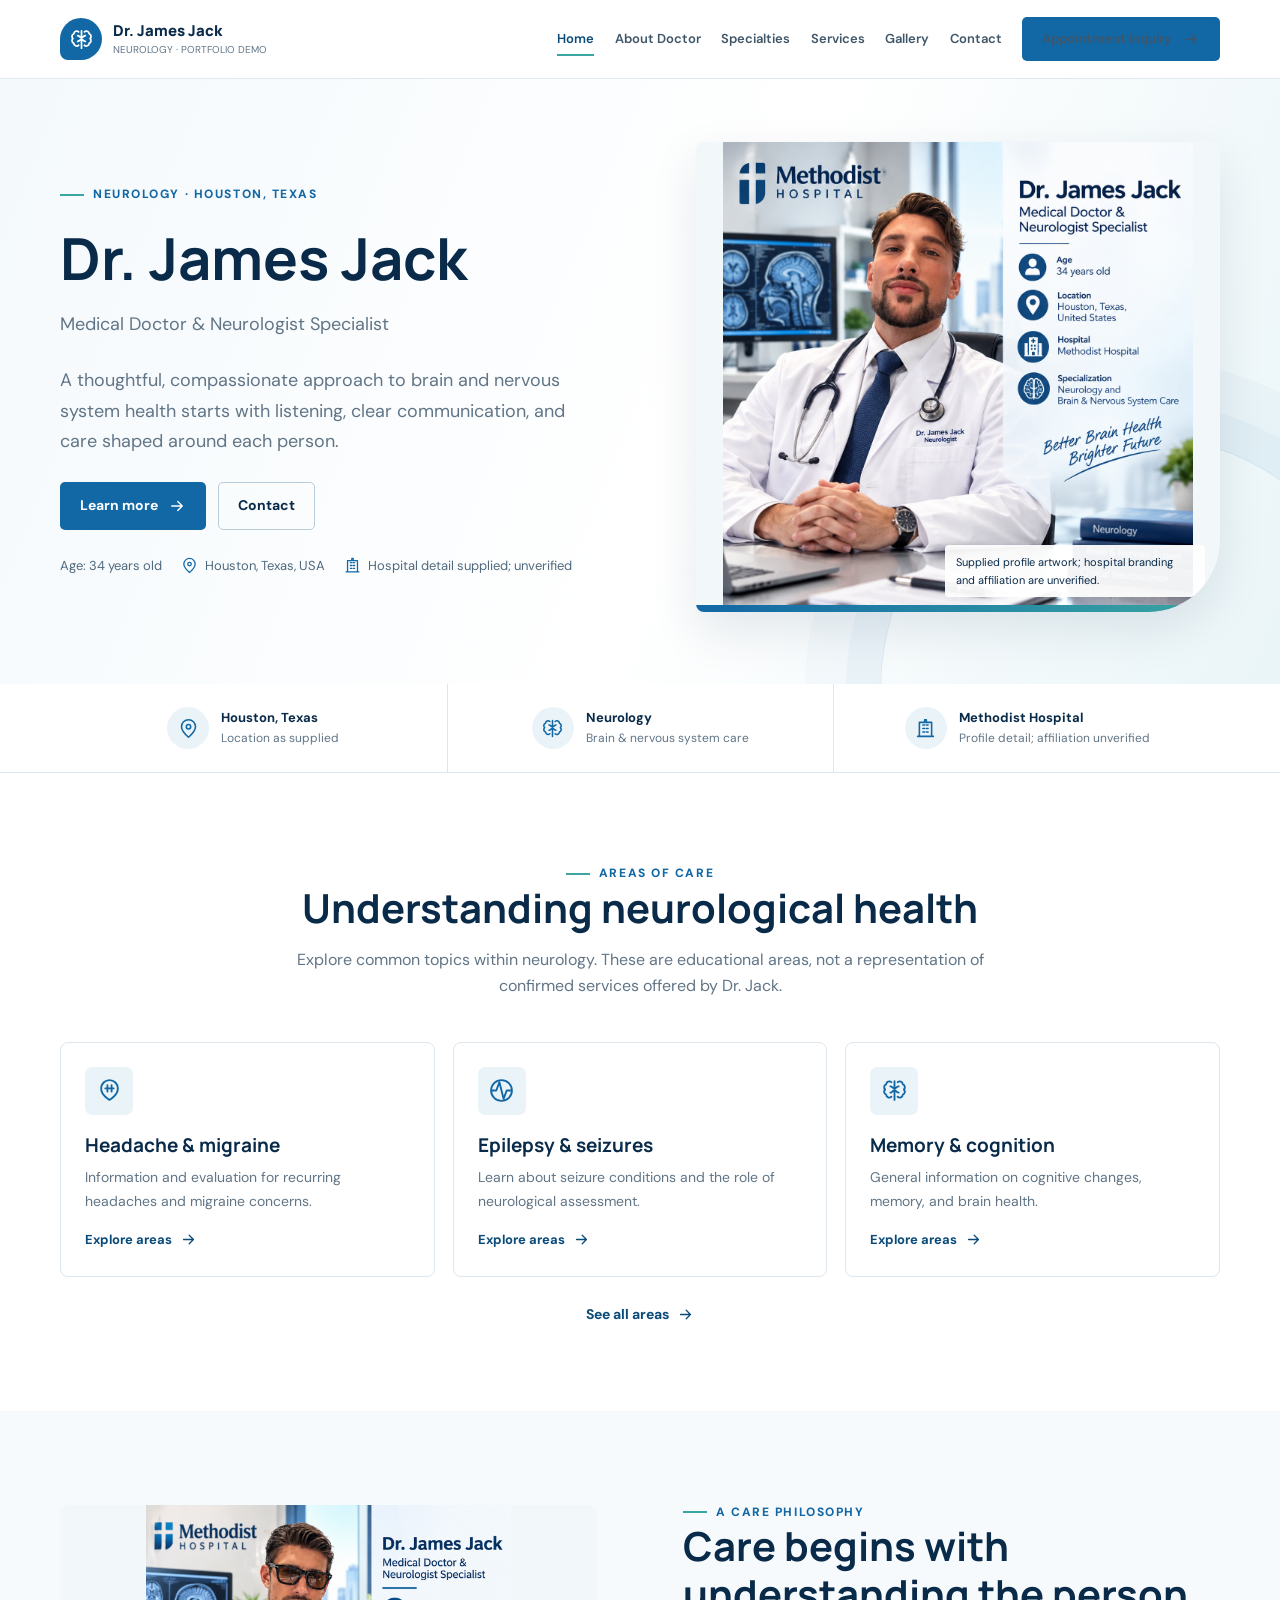
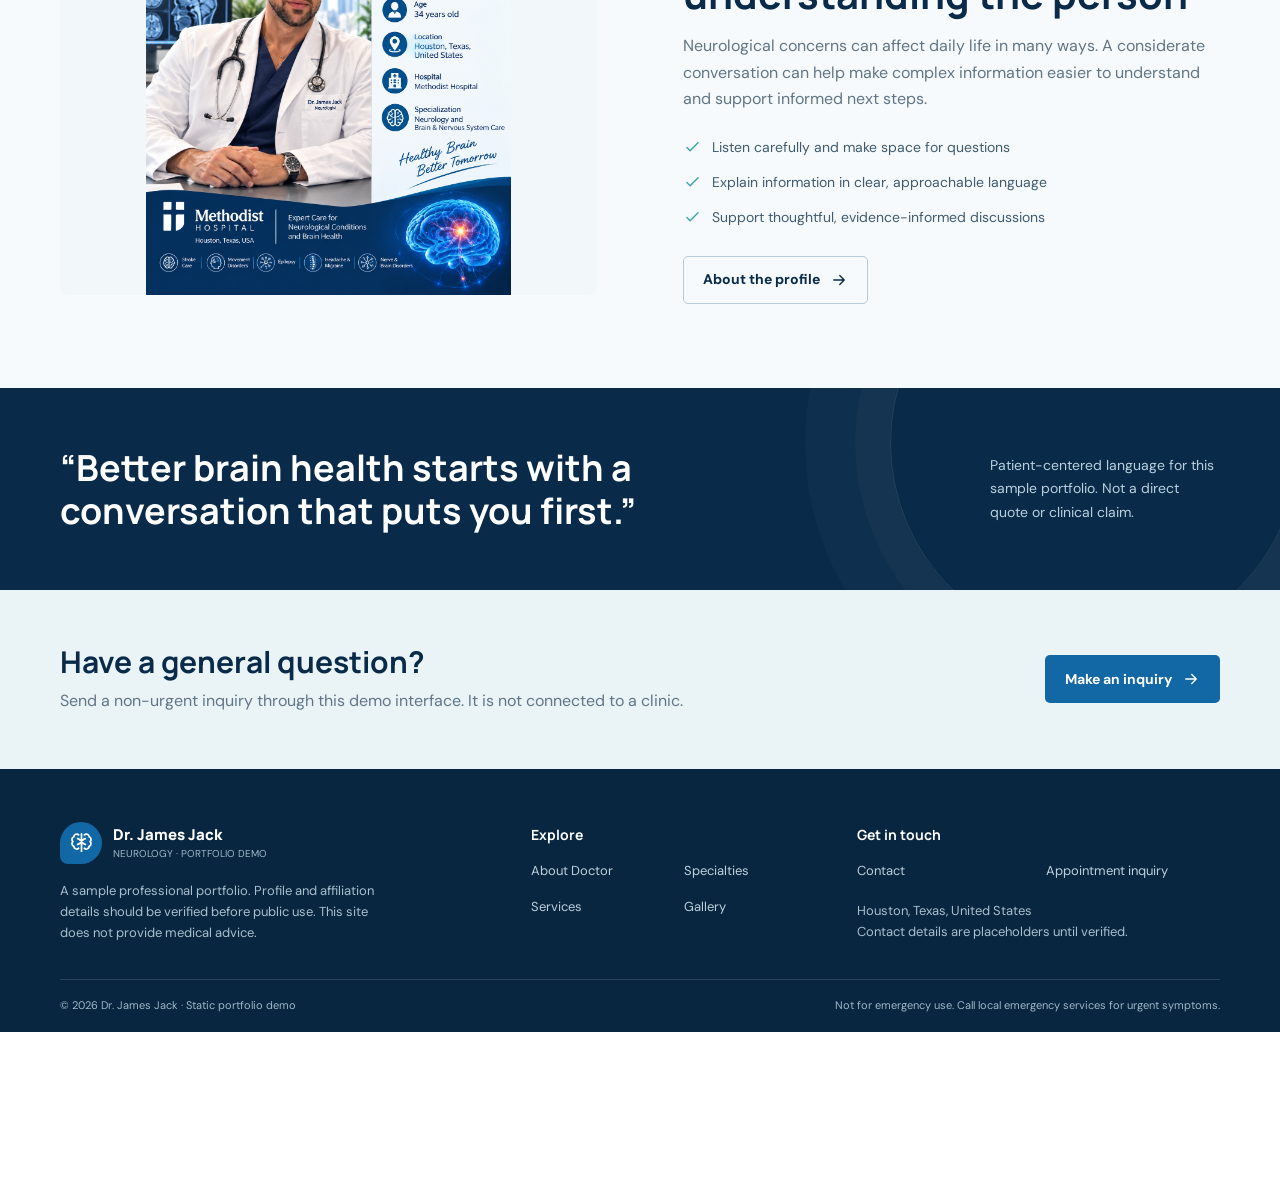
<file: index.html>
<!doctype html>
<html lang="en">
<head>
  <meta charset="utf-8">
  <meta name="viewport" content="width=device-width, initial-scale=1">
  <title>Dr. James Jack | Neurology Portfolio Demo</title>
  <meta name="description" content="A sample neurologist portfolio for Dr. James Jack, featuring neurological care information, patient-centered values, and inquiry options in Houston, Texas.">
  <meta property="og:title" content="Dr. James Jack | Neurology Portfolio Demo">
  <meta property="og:description" content="Neurology and brain and nervous system care information. Sample portfolio content; profile details require verification.">
  <meta property="og:type" content="website">
  <meta name="theme-color" content="#092b49">
  <link rel="icon" href="data:image/svg+xml,%3Csvg xmlns='http://www.w3.org/2000/svg' viewBox='0 0 40 40'%3E%3Ccircle cx='20' cy='20' r='19' fill='%231267a5'/%3E%3Cpath d='M20 9v22M9 20h22' stroke='white' stroke-width='4'/%3E%3C/svg%3E">
  <link rel="preconnect" href="https://fonts.googleapis.com">
  <link rel="preconnect" href="https://fonts.gstatic.com" crossorigin>
  <link rel="stylesheet" href="assets/css/style.css">
  <script src="assets/js/script.js" defer></script>
</head>
<body>
  <a class="skip-link" href="#main">Skip to content</a>
  <header class="site-header"><nav class="container nav-wrap" aria-label="Main navigation">
    <a class="brand" href="index.html" aria-label="Dr. James Jack, home"><span class="brand-mark"><svg class="icon" aria-hidden="true"><use href="#i-brain"/></svg></span><span class="brand-copy"><strong>Dr. James Jack</strong><small>Neurology · Portfolio demo</small></span></a>
    <button class="menu-toggle" type="button" aria-label="Open navigation" aria-expanded="false" aria-controls="primary-menu"><svg class="icon" aria-hidden="true"><use href="#i-menu"/></svg></button>
    <ul class="nav-links" id="primary-menu">
      <li><a href="index.html" aria-current="page">Home</a></li><li><a href="about.html">About Doctor</a></li><li><a href="specialties.html">Specialties</a></li><li><a href="services.html">Services</a></li><li><a href="gallery.html">Gallery</a></li><li><a href="contact.html">Contact</a></li><li><a class="button" href="appointment.html">Appointment inquiry <svg class="icon" aria-hidden="true"><use href="#i-arrow"/></svg></a></li>
    </ul>
  </nav></header>
  <main id="main">
    <section class="hero"><div class="container hero-grid">
      <div class="hero-copy"><span class="eyebrow">Neurology · Houston, Texas</span><h1>Dr. James Jack</h1><p class="lead">Medical Doctor &amp; Neurologist Specialist</p><p class="lead">A thoughtful, compassionate approach to brain and nervous system health starts with listening, clear communication, and care shaped around each person.</p><div class="hero-actions"><a class="button" href="about.html">Learn more <svg class="icon" aria-hidden="true"><use href="#i-arrow"/></svg></a><a class="button button--outline" href="contact.html">Contact</a></div><div class="hero-facts"><span>Age: 34 years old</span><span><svg class="icon" aria-hidden="true"><use href="#i-pin"/></svg>Houston, Texas, USA</span><span><svg class="icon" aria-hidden="true"><use href="#i-hospital"/></svg>Hospital detail supplied; unverified</span></div></div>
      <div class="hero-photo hero-photo--profile-art"><img src="assets/images/profile/clinician-stock.png" alt="Profile artwork supplied for Dr. James Jack" fetchpriority="high"><span class="photo-note">Supplied profile artwork; hospital branding and affiliation are unverified.</span><span class="hero-ribbon"></span></div>
    </div></section>
    <section class="trust-strip" aria-label="Profile details"><div class="container trust-grid"><div class="trust-item"><span class="trust-icon"><svg class="icon" aria-hidden="true"><use href="#i-pin"/></svg></span><span><strong>Houston, Texas</strong><small>Location as supplied</small></span></div><div class="trust-item"><span class="trust-icon"><svg class="icon" aria-hidden="true"><use href="#i-brain"/></svg></span><span><strong>Neurology</strong><small>Brain &amp; nervous system care</small></span></div><div class="trust-item"><span class="trust-icon"><svg class="icon" aria-hidden="true"><use href="#i-hospital"/></svg></span><span><strong>Methodist Hospital</strong><small>Profile detail; affiliation unverified</small></span></div></div></section>
    <section class="section"><div class="container"><div class="section-head reveal"><span class="eyebrow">Areas of care</span><h2>Understanding neurological health</h2><p>Explore common topics within neurology. These are educational areas, not a representation of confirmed services offered by Dr. Jack.</p></div><div class="card-grid">
      <article class="care-card reveal"><span class="care-icon"><svg class="icon"><use href="#i-head"/></svg></span><h3>Headache &amp; migraine</h3><p>Information and evaluation for recurring headaches and migraine concerns.</p><a class="text-link" href="specialties.html">Explore areas <svg class="icon"><use href="#i-arrow"/></svg></a></article>
      <article class="care-card reveal"><span class="care-icon"><svg class="icon"><use href="#i-pulse"/></svg></span><h3>Epilepsy &amp; seizures</h3><p>Learn about seizure conditions and the role of neurological assessment.</p><a class="text-link" href="specialties.html">Explore areas <svg class="icon"><use href="#i-arrow"/></svg></a></article>
      <article class="care-card reveal"><span class="care-icon"><svg class="icon"><use href="#i-brain"/></svg></span><h3>Memory &amp; cognition</h3><p>General information on cognitive changes, memory, and brain health.</p><a class="text-link" href="specialties.html">Explore areas <svg class="icon"><use href="#i-arrow"/></svg></a></article>
    </div><p class="section-action"><a class="text-link" href="specialties.html">See all areas <svg class="icon"><use href="#i-arrow"/></svg></a></p></div></section>
    <section class="section section--soft"><div class="container split"><div class="split-media split-media--profile-art reveal"><img src="assets/images/Neurologist%20Profile_%20Healthy%20Brain,%20Better%20Tomorrow.png" alt="Supplied Dr. James Jack neurology profile graphic with clinician portrait and care information" loading="lazy"></div><div class="split-copy reveal"><span class="eyebrow">A care philosophy</span><h2>Care begins with understanding the person</h2><p>Neurological concerns can affect daily life in many ways. A considerate conversation can help make complex information easier to understand and support informed next steps.</p><ul class="check-list"><li><svg class="icon"><use href="#i-check"/></svg>Listen carefully and make space for questions</li><li><svg class="icon"><use href="#i-check"/></svg>Explain information in clear, approachable language</li><li><svg class="icon"><use href="#i-check"/></svg>Support thoughtful, evidence-informed discussions</li></ul><a class="button button--outline" href="about.html">About the profile <svg class="icon"><use href="#i-arrow"/></svg></a></div></div></section>
    <section class="quote-band"><div class="container quote-inner reveal"><h2>“Better brain health starts with a conversation that puts you first.”</h2><p>Patient-centered language for this sample portfolio. Not a direct quote or clinical claim.</p></div></section>
    <section class="cta-band"><div class="container cta-inner"><div><h2>Have a general question?</h2><p>Send a non-urgent inquiry through this demo interface. It is not connected to a clinic.</p></div><a class="button" href="appointment.html">Make an inquiry <svg class="icon"><use href="#i-arrow"/></svg></a></div></section>
  </main>
  <footer class="site-footer"><div class="container"><div class="footer-grid"><div><a class="brand footer-brand" href="index.html"><span class="brand-mark"><svg class="icon"><use href="#i-brain"/></svg></span><span class="brand-copy"><strong>Dr. James Jack</strong><small>Neurology · Portfolio demo</small></span></a><p class="footer-copy">A sample professional portfolio. Profile and affiliation details should be verified before public use. This site does not provide medical advice.</p></div><div><h2 class="footer-title">Explore</h2><ul class="footer-links"><li><a href="about.html">About Doctor</a></li><li><a href="specialties.html">Specialties</a></li><li><a href="services.html">Services</a></li><li><a href="gallery.html">Gallery</a></li></ul></div><div><h2 class="footer-title">Get in touch</h2><ul class="footer-links"><li><a href="contact.html">Contact</a></li><li><a href="appointment.html">Appointment inquiry</a></li></ul><p class="footer-copy">Houston, Texas, United States<br>Contact details are placeholders until verified.</p></div></div><div class="footer-bottom"><p>© <span data-year></span> Dr. James Jack · Static portfolio demo</p><p>Not for emergency use. Call local emergency services for urgent symptoms.</p></div></div></footer>
  <button class="back-top" type="button" aria-label="Back to top"><svg class="icon"><use href="#i-up"/></svg></button>
  <svg xmlns="http://www.w3.org/2000/svg" hidden aria-hidden="true"><symbol id="i-brain" viewBox="0 0 24 24"><path d="M9 4a3 3 0 0 0-5 2 3 3 0 0 0-1 5 3 3 0 0 0 1 5 3 3 0 0 0 5 2M15 4a3 3 0 0 1 5 2 3 3 0 0 1 1 5 3 3 0 0 1-1 5 3 3 0 0 1-5 2M12 3v18M8 8c2 0 2 2 4 2m4-2c-2 0-2 2-4 2m-4 4c2 0 2-2 4-2m4 2c-2 0-2-2-4-2"/></symbol><symbol id="i-menu" viewBox="0 0 24 24"><path d="M4 6h16M4 12h16M4 18h16"/></symbol><symbol id="i-arrow" viewBox="0 0 24 24"><path d="M5 12h14m-6-6 6 6-6 6"/></symbol><symbol id="i-pin" viewBox="0 0 24 24"><path d="M20 10c0 5-8 12-8 12S4 15 4 10a8 8 0 1 1 16 0Z"/><circle cx="12" cy="10" r="2.5"/></symbol><symbol id="i-hospital" viewBox="0 0 24 24"><path d="M3 21h18M5 21V5h14v16M9 8h2m2 0h2M9 12h2m2 0h2M9 16h2m2 0h2M11 2h2v3h-2z"/></symbol><symbol id="i-head" viewBox="0 0 24 24"><path d="M12 21s-8-4.2-8-11a8 8 0 0 1 16 0c0 6.8-8 11-8 11Z"/><path d="M8 10h8m-6-3v6m4-6v6"/></symbol><symbol id="i-pulse" viewBox="0 0 24 24"><path d="M3 12h4l3-8 4 16 3-8h4"/><circle cx="12" cy="12" r="10"/></symbol><symbol id="i-check" viewBox="0 0 24 24"><path d="m5 12 4 4L19 6"/></symbol><symbol id="i-up" viewBox="0 0 24 24"><path d="m6 14 6-6 6 6M12 8v13"/></symbol></svg>
</body>
</html>
</file>
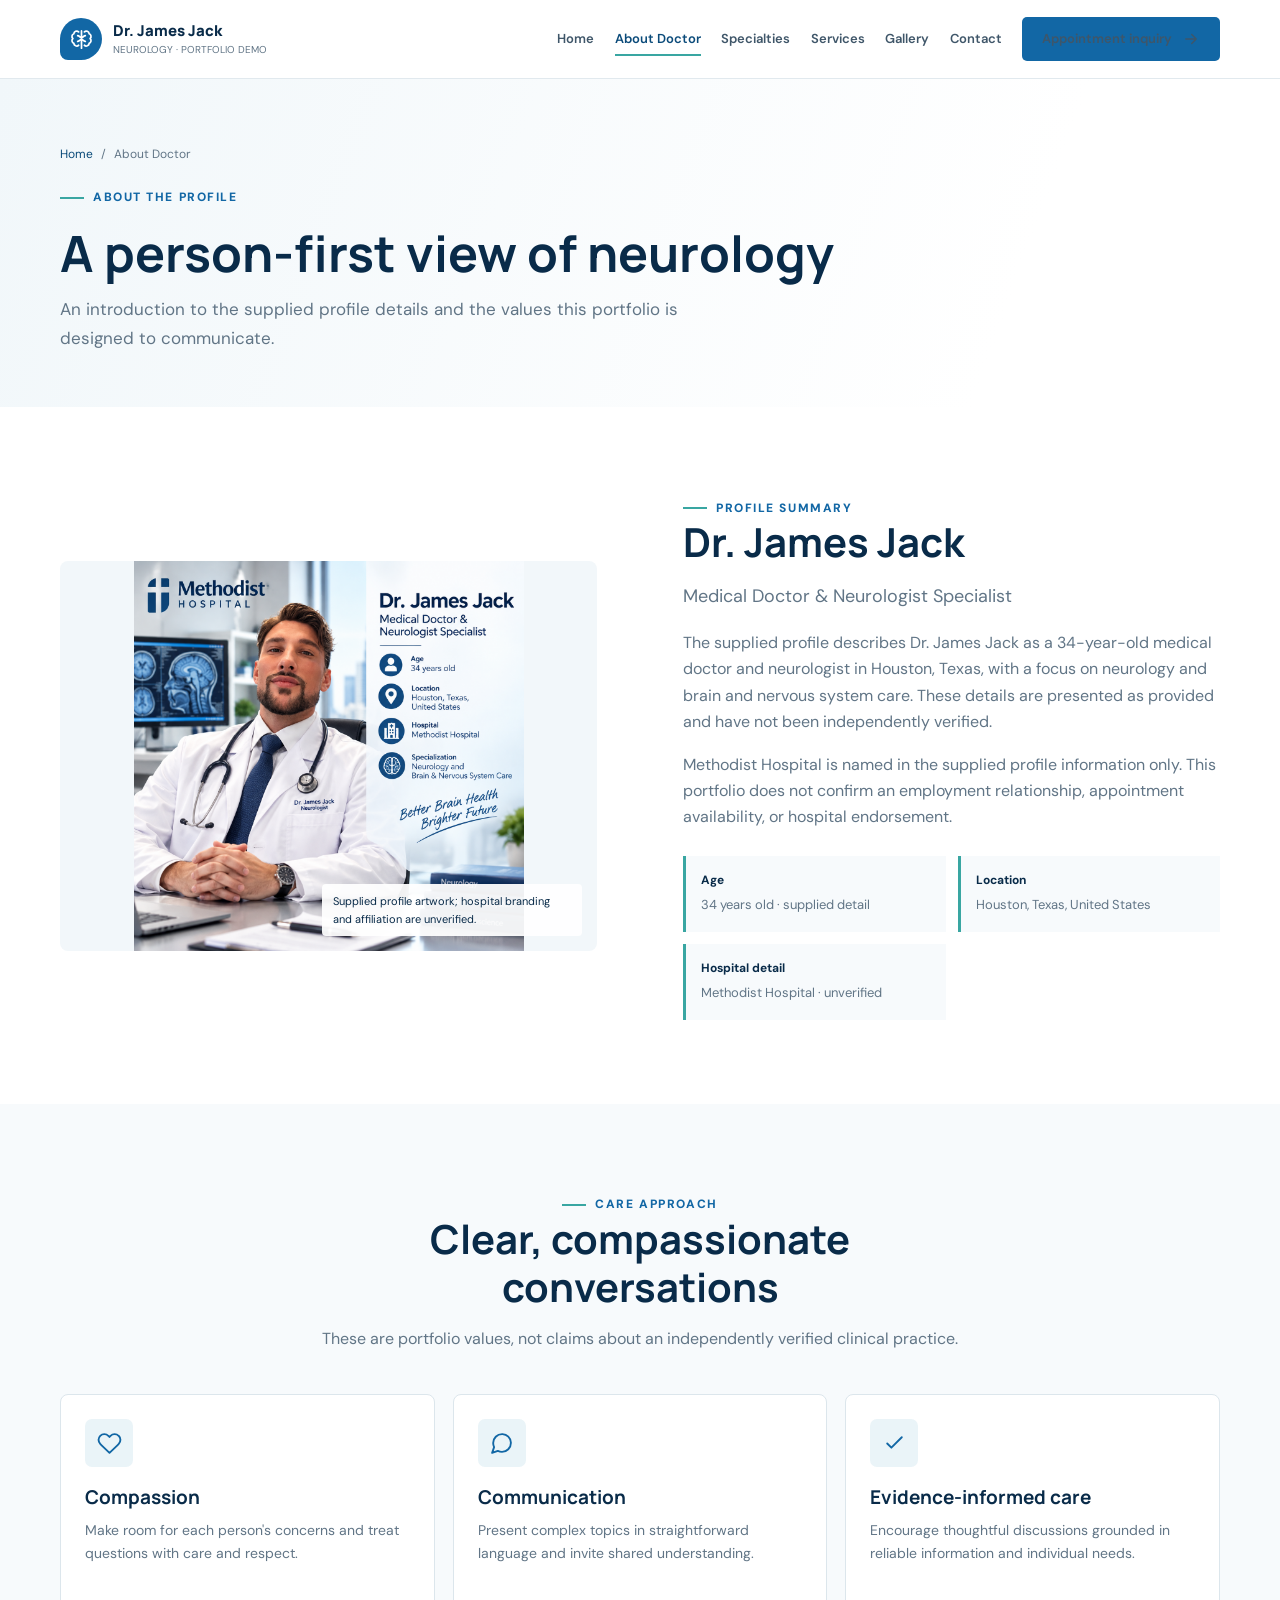
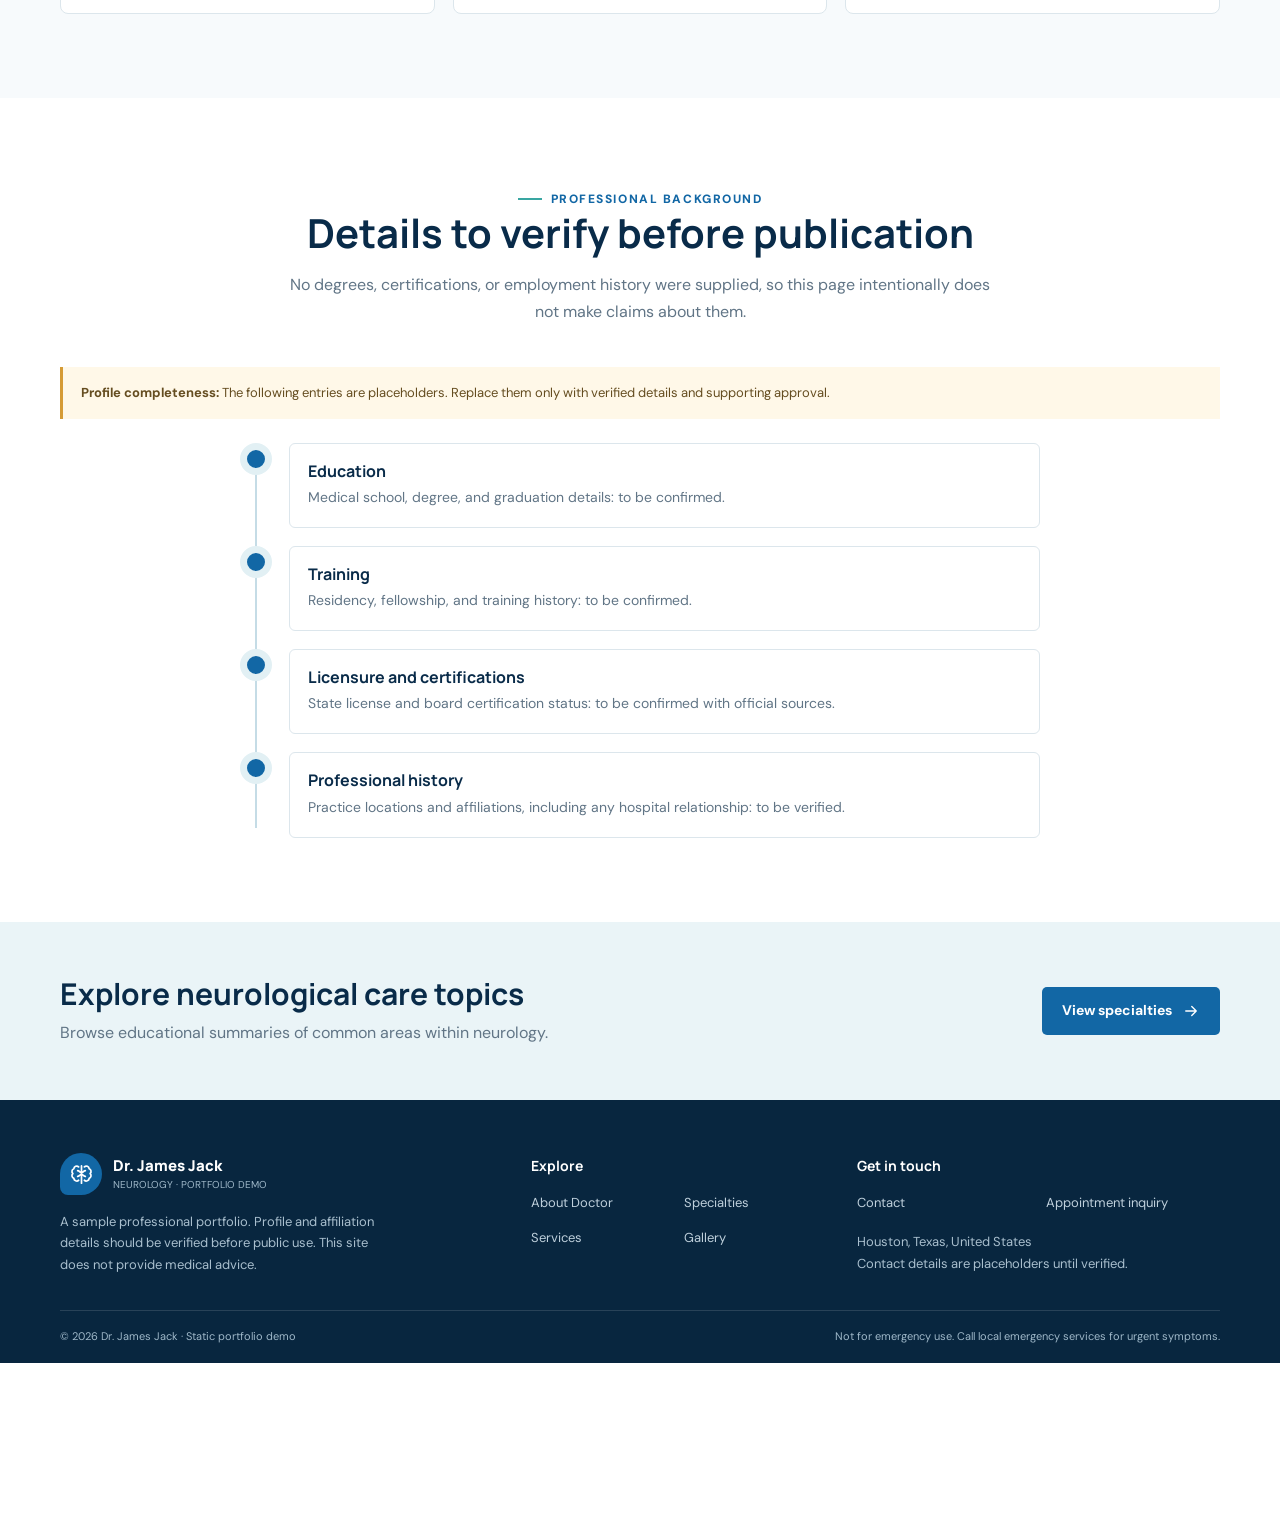
<file: about.html>
<!doctype html>
<html lang="en"><head>
  <meta charset="utf-8"><meta name="viewport" content="width=device-width, initial-scale=1">
  <title>About Dr. James Jack | Neurology Portfolio Demo</title>
  <meta name="description" content="Learn about the sample profile, care approach, and verification placeholders for Dr. James Jack, a neurologist profile set in Houston, Texas.">
  <meta property="og:title" content="About Dr. James Jack | Neurology Portfolio Demo"><meta property="og:description" content="A sample neurologist profile with clearly marked qualification placeholders."><meta property="og:type" content="website"><meta name="theme-color" content="#092b49">
  <link rel="icon" href="data:image/svg+xml,%3Csvg xmlns='http://www.w3.org/2000/svg' viewBox='0 0 40 40'%3E%3Ccircle cx='20' cy='20' r='19' fill='%231267a5'/%3E%3Cpath d='M20 9v22M9 20h22' stroke='white' stroke-width='4'/%3E%3C/svg%3E"><link rel="preconnect" href="https://fonts.googleapis.com"><link rel="preconnect" href="https://fonts.gstatic.com" crossorigin><link rel="stylesheet" href="assets/css/style.css"><script src="assets/js/script.js" defer></script>
</head><body><a class="skip-link" href="#main">Skip to content</a>
<header class="site-header"><nav class="container nav-wrap" aria-label="Main navigation"><a class="brand" href="index.html" aria-label="Dr. James Jack, home"><span class="brand-mark"><svg class="icon"><use href="#i-brain"/></svg></span><span class="brand-copy"><strong>Dr. James Jack</strong><small>Neurology · Portfolio demo</small></span></a><button class="menu-toggle" type="button" aria-label="Open navigation" aria-expanded="false" aria-controls="primary-menu"><svg class="icon"><use href="#i-menu"/></svg></button><ul class="nav-links" id="primary-menu"><li><a href="index.html">Home</a></li><li><a href="about.html" aria-current="page">About Doctor</a></li><li><a href="specialties.html">Specialties</a></li><li><a href="services.html">Services</a></li><li><a href="gallery.html">Gallery</a></li><li><a href="contact.html">Contact</a></li><li><a class="button" href="appointment.html">Appointment inquiry <svg class="icon"><use href="#i-arrow"/></svg></a></li></ul></nav></header>
<main id="main"><section class="page-hero"><div class="container"><div class="breadcrumb"><a href="index.html">Home</a><span>/</span><span>About Doctor</span></div><span class="eyebrow">About the profile</span><h1>A person-first view of neurology</h1><p class="lead">An introduction to the supplied profile details and the values this portfolio is designed to communicate.</p></div></section>
<section class="section"><div class="container split"><div class="split-media split-media--profile-art"><img src="assets/images/profile/clinician-stock.png" alt="Profile artwork supplied for Dr. James Jack" loading="lazy"><span class="photo-note">Supplied profile artwork; hospital branding and affiliation are unverified.</span></div><div class="split-copy reveal"><span class="eyebrow">Profile summary</span><h2>Dr. James Jack</h2><p class="lead">Medical Doctor &amp; Neurologist Specialist</p><p>The supplied profile describes Dr. James Jack as a 34-year-old medical doctor and neurologist in Houston, Texas, with a focus on neurology and brain and nervous system care. These details are presented as provided and have not been independently verified.</p><p>Methodist Hospital is named in the supplied profile information only. This portfolio does not confirm an employment relationship, appointment availability, or hospital endorsement.</p><div class="bio-facts"><div class="fact-box"><strong>Age</strong><span>34 years old · supplied detail</span></div><div class="fact-box"><strong>Location</strong><span>Houston, Texas, United States</span></div><div class="fact-box"><strong>Hospital detail</strong><span>Methodist Hospital · unverified</span></div></div></div></div></section>
<section class="section section--soft"><div class="container"><div class="section-head reveal"><span class="eyebrow">Care approach</span><h2>Clear, compassionate conversations</h2><p>These are portfolio values, not claims about an independently verified clinical practice.</p></div><div class="card-grid"><article class="care-card reveal"><span class="care-icon"><svg class="icon"><use href="#i-heart"/></svg></span><h3>Compassion</h3><p>Make room for each person's concerns and treat questions with care and respect.</p></article><article class="care-card reveal"><span class="care-icon"><svg class="icon"><use href="#i-chat"/></svg></span><h3>Communication</h3><p>Present complex topics in straightforward language and invite shared understanding.</p></article><article class="care-card reveal"><span class="care-icon"><svg class="icon"><use href="#i-check"/></svg></span><h3>Evidence-informed care</h3><p>Encourage thoughtful discussions grounded in reliable information and individual needs.</p></article></div></div></section>
<section class="section"><div class="container"><div class="section-head reveal"><span class="eyebrow">Professional background</span><h2>Details to verify before publication</h2><p>No degrees, certifications, or employment history were supplied, so this page intentionally does not make claims about them.</p></div><div class="notice reveal"><strong>Profile completeness:</strong> The following entries are placeholders. Replace them only with verified details and supporting approval.</div><div class="timeline timeline--spaced"><article class="timeline-item reveal"><span class="timeline-dot" aria-hidden="true"></span><div class="timeline-copy"><h3>Education</h3><p>Medical school, degree, and graduation details: to be confirmed.</p></div></article><article class="timeline-item reveal"><span class="timeline-dot" aria-hidden="true"></span><div class="timeline-copy"><h3>Training</h3><p>Residency, fellowship, and training history: to be confirmed.</p></div></article><article class="timeline-item reveal"><span class="timeline-dot" aria-hidden="true"></span><div class="timeline-copy"><h3>Licensure and certifications</h3><p>State license and board certification status: to be confirmed with official sources.</p></div></article><article class="timeline-item reveal"><span class="timeline-dot" aria-hidden="true"></span><div class="timeline-copy"><h3>Professional history</h3><p>Practice locations and affiliations, including any hospital relationship: to be verified.</p></div></article></div></div></section>
<section class="cta-band"><div class="container cta-inner"><div><h2>Explore neurological care topics</h2><p>Browse educational summaries of common areas within neurology.</p></div><a class="button" href="specialties.html">View specialties <svg class="icon"><use href="#i-arrow"/></svg></a></div></section></main>
<footer class="site-footer"><div class="container"><div class="footer-grid"><div><a class="brand footer-brand" href="index.html"><span class="brand-mark"><svg class="icon"><use href="#i-brain"/></svg></span><span class="brand-copy"><strong>Dr. James Jack</strong><small>Neurology · Portfolio demo</small></span></a><p class="footer-copy">A sample professional portfolio. Profile and affiliation details should be verified before public use. This site does not provide medical advice.</p></div><div><h2 class="footer-title">Explore</h2><ul class="footer-links"><li><a href="about.html">About Doctor</a></li><li><a href="specialties.html">Specialties</a></li><li><a href="services.html">Services</a></li><li><a href="gallery.html">Gallery</a></li></ul></div><div><h2 class="footer-title">Get in touch</h2><ul class="footer-links"><li><a href="contact.html">Contact</a></li><li><a href="appointment.html">Appointment inquiry</a></li></ul><p class="footer-copy">Houston, Texas, United States<br>Contact details are placeholders until verified.</p></div></div><div class="footer-bottom"><p>© <span data-year></span> Dr. James Jack · Static portfolio demo</p><p>Not for emergency use. Call local emergency services for urgent symptoms.</p></div></div></footer><button class="back-top" type="button" aria-label="Back to top"><svg class="icon"><use href="#i-up"/></svg></button>
<svg xmlns="http://www.w3.org/2000/svg" hidden aria-hidden="true"><symbol id="i-brain" viewBox="0 0 24 24"><path d="M9 4a3 3 0 0 0-5 2 3 3 0 0 0-1 5 3 3 0 0 0 1 5 3 3 0 0 0 5 2M15 4a3 3 0 0 1 5 2 3 3 0 0 1 1 5 3 3 0 0 1-1 5 3 3 0 0 1-5 2M12 3v18M8 8c2 0 2 2 4 2m4-2c-2 0-2 2-4 2m-4 4c2 0 2-2 4-2m4 2c-2 0-2-2-4-2"/></symbol><symbol id="i-menu" viewBox="0 0 24 24"><path d="M4 6h16M4 12h16M4 18h16"/></symbol><symbol id="i-arrow" viewBox="0 0 24 24"><path d="M5 12h14m-6-6 6 6-6 6"/></symbol><symbol id="i-up" viewBox="0 0 24 24"><path d="m6 14 6-6 6 6M12 8v13"/></symbol><symbol id="i-heart" viewBox="0 0 24 24"><path d="M20.8 4.6a5.5 5.5 0 0 0-7.8 0L12 5.7l-1.1-1.1a5.5 5.5 0 0 0-7.8 7.8l1.1 1.1L12 21l7.8-7.5 1.1-1.1a5.5 5.5 0 0 0-.1-7.8Z"/></symbol><symbol id="i-chat" viewBox="0 0 24 24"><path d="M21 11.5a8.5 8.5 0 0 1-8.5 8.5 9 9 0 0 1-4-.9L3 21l1.9-5.5a9 9 0 0 1-.9-4A8.5 8.5 0 0 1 12.5 3H13a8.5 8.5 0 0 1 8 8v.5Z"/></symbol><symbol id="i-check" viewBox="0 0 24 24"><path d="m5 12 4 4L19 6"/></symbol></svg>
</body></html>
</file>
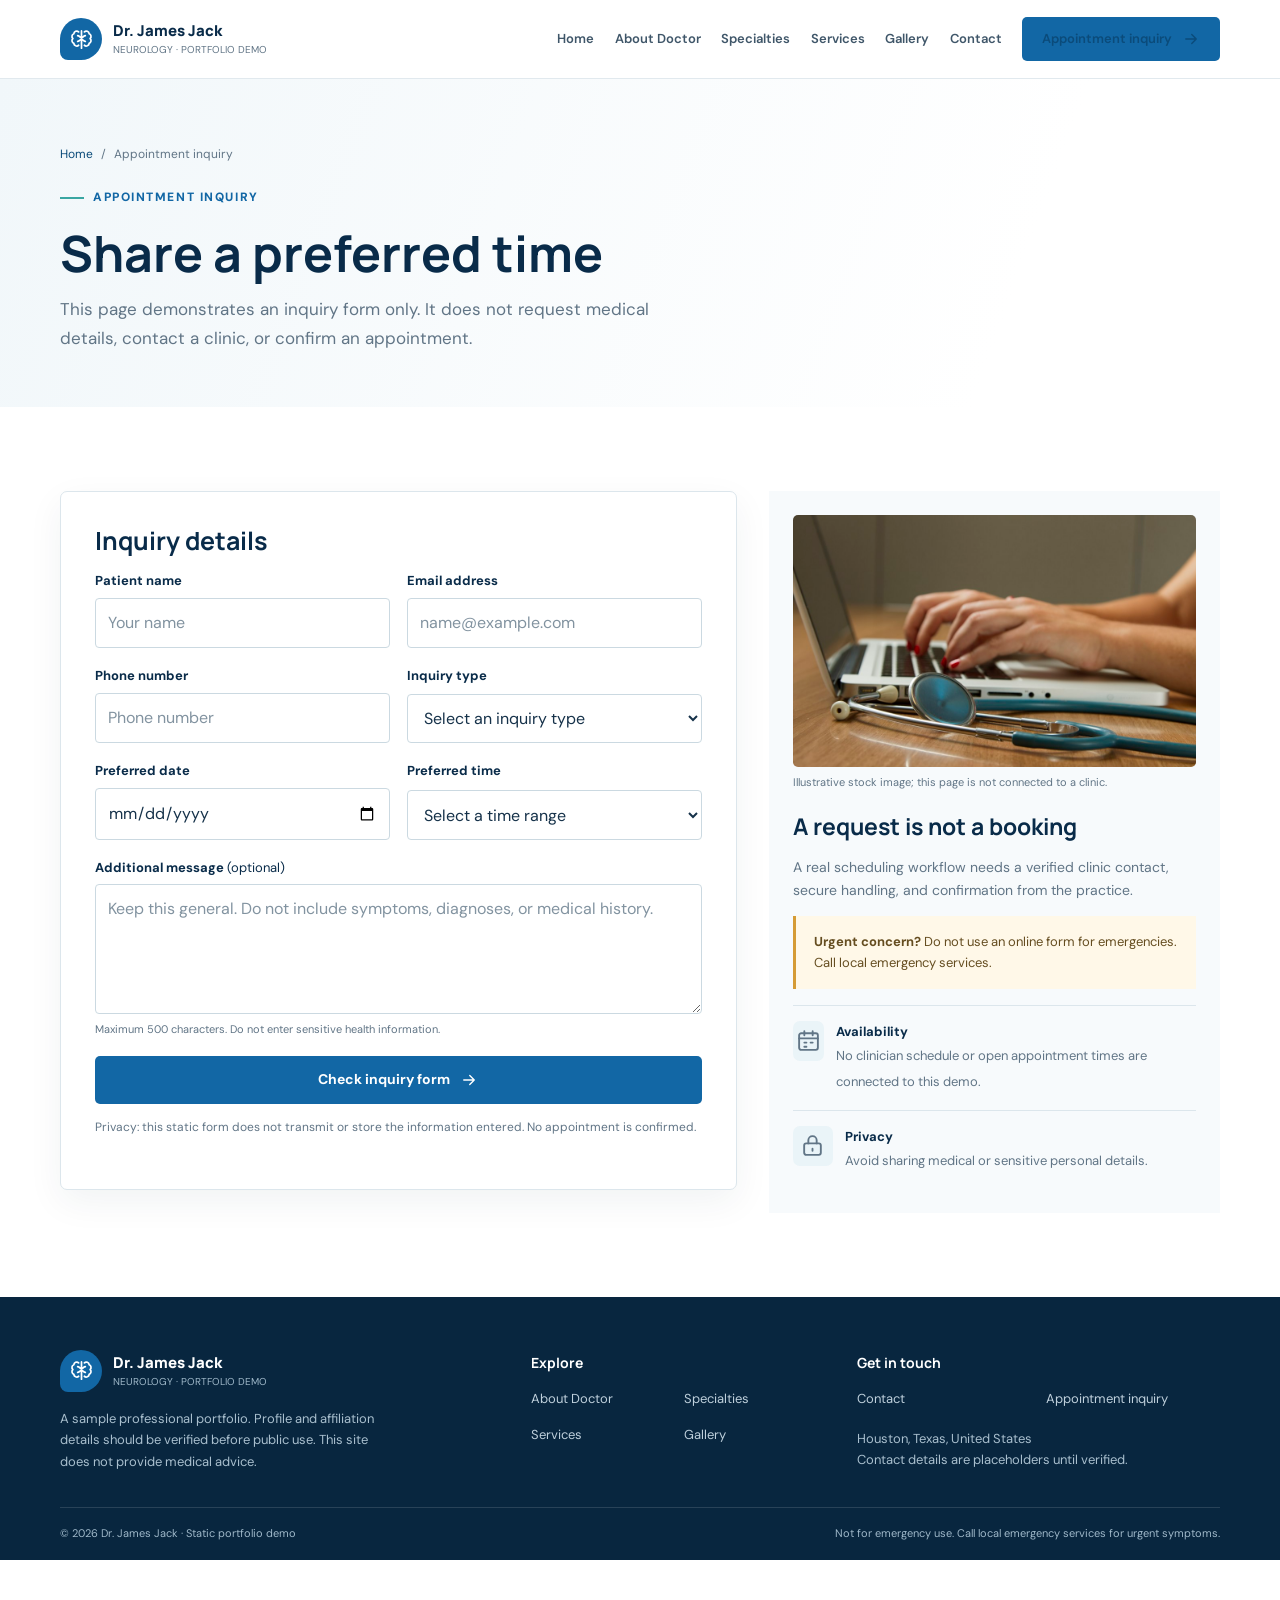
<file: appointment.html>
<!doctype html>
<html lang="en"><head>
  <meta charset="utf-8"><meta name="viewport" content="width=device-width, initial-scale=1">
  <title>Appointment Inquiry | Dr. James Jack Portfolio Demo</title><meta name="description" content="Submit a sample appointment inquiry form for a static neurologist portfolio. This demo does not book appointments or collect sensitive medical information."><meta property="og:title" content="Appointment Inquiry | Dr. James Jack Portfolio Demo"><meta property="og:description" content="Static inquiry interface only; no appointment is scheduled or confirmed."><meta property="og:type" content="website"><meta name="theme-color" content="#092b49">
  <link rel="icon" href="data:image/svg+xml,%3Csvg xmlns='http://www.w3.org/2000/svg' viewBox='0 0 40 40'%3E%3Ccircle cx='20' cy='20' r='19' fill='%231267a5'/%3E%3Cpath d='M20 9v22M9 20h22' stroke='white' stroke-width='4'/%3E%3C/svg%3E"><link rel="preconnect" href="https://fonts.googleapis.com"><link rel="preconnect" href="https://fonts.gstatic.com" crossorigin><link rel="stylesheet" href="assets/css/style.css"><script src="assets/js/script.js" defer></script>
</head><body><a class="skip-link" href="#main">Skip to content</a>
<header class="site-header"><nav class="container nav-wrap" aria-label="Main navigation"><a class="brand" href="index.html" aria-label="Dr. James Jack, home"><span class="brand-mark"><svg class="icon"><use href="#i-brain"/></svg></span><span class="brand-copy"><strong>Dr. James Jack</strong><small>Neurology · Portfolio demo</small></span></a><button class="menu-toggle" type="button" aria-label="Open navigation" aria-expanded="false" aria-controls="primary-menu"><svg class="icon"><use href="#i-menu"/></svg></button><ul class="nav-links" id="primary-menu"><li><a href="index.html">Home</a></li><li><a href="about.html">About Doctor</a></li><li><a href="specialties.html">Specialties</a></li><li><a href="services.html">Services</a></li><li><a href="gallery.html">Gallery</a></li><li><a href="contact.html">Contact</a></li><li><a class="button" href="appointment.html" aria-current="page">Appointment inquiry <svg class="icon"><use href="#i-arrow"/></svg></a></li></ul></nav></header>
<main id="main"><section class="page-hero"><div class="container"><div class="breadcrumb"><a href="index.html">Home</a><span>/</span><span>Appointment inquiry</span></div><span class="eyebrow">Appointment inquiry</span><h1>Share a preferred time</h1><p class="lead">This page demonstrates an inquiry form only. It does not request medical details, contact a clinic, or confirm an appointment.</p></div></section>
<section class="section"><div class="container form-layout"><div class="form-panel"><h2 class="form-panel-title">Inquiry details</h2><form data-demo-form data-success-message="Demo only: no appointment has been requested or booked. Connect a secure scheduling service and verify availability before publishing."><div class="form-grid"><div class="field"><label for="appt-name">Patient name</label><input id="appt-name" name="name" autocomplete="name" required maxlength="100" placeholder="Your name"></div><div class="field"><label for="appt-email">Email address</label><input id="appt-email" name="email" type="email" autocomplete="email" required maxlength="160" placeholder="name@example.com"></div><div class="field"><label for="appt-phone">Phone number</label><input id="appt-phone" name="phone" type="tel" autocomplete="tel" required maxlength="30" placeholder="Phone number"></div><div class="field"><label for="appt-type">Inquiry type</label><select id="appt-type" name="inquiry-type" required><option value="" selected disabled>Select an inquiry type</option><option>New patient inquiry</option><option>Follow-up inquiry</option><option>General scheduling question</option></select></div><div class="field"><label for="appt-date">Preferred date</label><input id="appt-date" name="preferred-date" type="date" required></div><div class="field"><label for="appt-time">Preferred time</label><select id="appt-time" name="preferred-time" required><option value="" selected disabled>Select a time range</option><option>Morning</option><option>Afternoon</option><option>Flexible</option></select></div><div class="field field--full"><label for="appt-message">Additional message <span class="optional-label">(optional)</span></label><textarea id="appt-message" name="message" maxlength="500" placeholder="Keep this general. Do not include symptoms, diagnoses, or medical history."></textarea><small>Maximum 500 characters. Do not enter sensitive health information.</small></div><div class="field field--full"><button class="button" type="submit">Check inquiry form <svg class="icon"><use href="#i-arrow"/></svg></button></div></div><p class="form-result" role="status" aria-live="polite" hidden></p><p class="form-note">Privacy: this static form does not transmit or store the information entered. No appointment is confirmed.</p></form></div><aside class="contact-aside"><figure class="aside-visual"><img src="assets/images/care/follow-up.jpg" alt="Illustrative stock photograph of a stethoscope beside a laptop" loading="lazy"><figcaption>Illustrative stock image; this page is not connected to a clinic.</figcaption></figure>
<h2 class="contact-aside-title">A request is not a booking</h2><p>A real scheduling workflow needs a verified clinic contact, secure handling, and confirmation from the practice.</p><div class="notice"><strong>Urgent concern?</strong> Do not use an online form for emergencies. Call local emergency services.</div><div class="contact-detail contact-detail--offset"><span class="care-icon"><svg class="icon"><use href="#i-calendar"/></svg></span><div><strong>Availability</strong><span>No clinician schedule or open appointment times are connected to this demo.</span></div></div><div class="contact-detail"><span class="care-icon"><svg class="icon"><use href="#i-lock"/></svg></span><div><strong>Privacy</strong><span>Avoid sharing medical or sensitive personal details.</span></div></div></aside></section></main>
<footer class="site-footer"><div class="container"><div class="footer-grid"><div><a class="brand footer-brand" href="index.html"><span class="brand-mark"><svg class="icon"><use href="#i-brain"/></svg></span><span class="brand-copy"><strong>Dr. James Jack</strong><small>Neurology · Portfolio demo</small></span></a><p class="footer-copy">A sample professional portfolio. Profile and affiliation details should be verified before public use. This site does not provide medical advice.</p></div><div><h2 class="footer-title">Explore</h2><ul class="footer-links"><li><a href="about.html">About Doctor</a></li><li><a href="specialties.html">Specialties</a></li><li><a href="services.html">Services</a></li><li><a href="gallery.html">Gallery</a></li></ul></div><div><h2 class="footer-title">Get in touch</h2><ul class="footer-links"><li><a href="contact.html">Contact</a></li><li><a href="appointment.html">Appointment inquiry</a></li></ul><p class="footer-copy">Houston, Texas, United States<br>Contact details are placeholders until verified.</p></div></div><div class="footer-bottom"><p>© <span data-year></span> Dr. James Jack · Static portfolio demo</p><p>Not for emergency use. Call local emergency services for urgent symptoms.</p></div></div></footer><button class="back-top" type="button" aria-label="Back to top"><svg class="icon"><use href="#i-up"/></svg></button>
<svg xmlns="http://www.w3.org/2000/svg" hidden aria-hidden="true"><symbol id="i-brain" viewBox="0 0 24 24"><path d="M9 4a3 3 0 0 0-5 2 3 3 0 0 0-1 5 3 3 0 0 0 1 5 3 3 0 0 0 5 2M15 4a3 3 0 0 1 5 2 3 3 0 0 1 1 5 3 3 0 0 1-1 5 3 3 0 0 1-5 2M12 3v18M8 8c2 0 2 2 4 2m4-2c-2 0-2 2-4 2m-4 4c2 0 2-2 4-2m4 2c-2 0-2-2-4-2"/></symbol><symbol id="i-menu" viewBox="0 0 24 24"><path d="M4 6h16M4 12h16M4 18h16"/></symbol><symbol id="i-arrow" viewBox="0 0 24 24"><path d="M5 12h14m-6-6 6 6-6 6"/></symbol><symbol id="i-up" viewBox="0 0 24 24"><path d="m6 14 6-6 6 6M12 8v13"/></symbol><symbol id="i-calendar" viewBox="0 0 24 24"><rect x="3" y="5" width="18" height="16" rx="2"/><path d="M16 3v4M8 3v4M3 10h18M8 14h2m4 0h2m-8 4h2"/></symbol><symbol id="i-lock" viewBox="0 0 24 24"><rect x="4" y="10" width="16" height="11" rx="2"/><path d="M8 10V7a4 4 0 0 1 8 0v3m-4 5v2"/></symbol></svg>
</body></html>
</file>
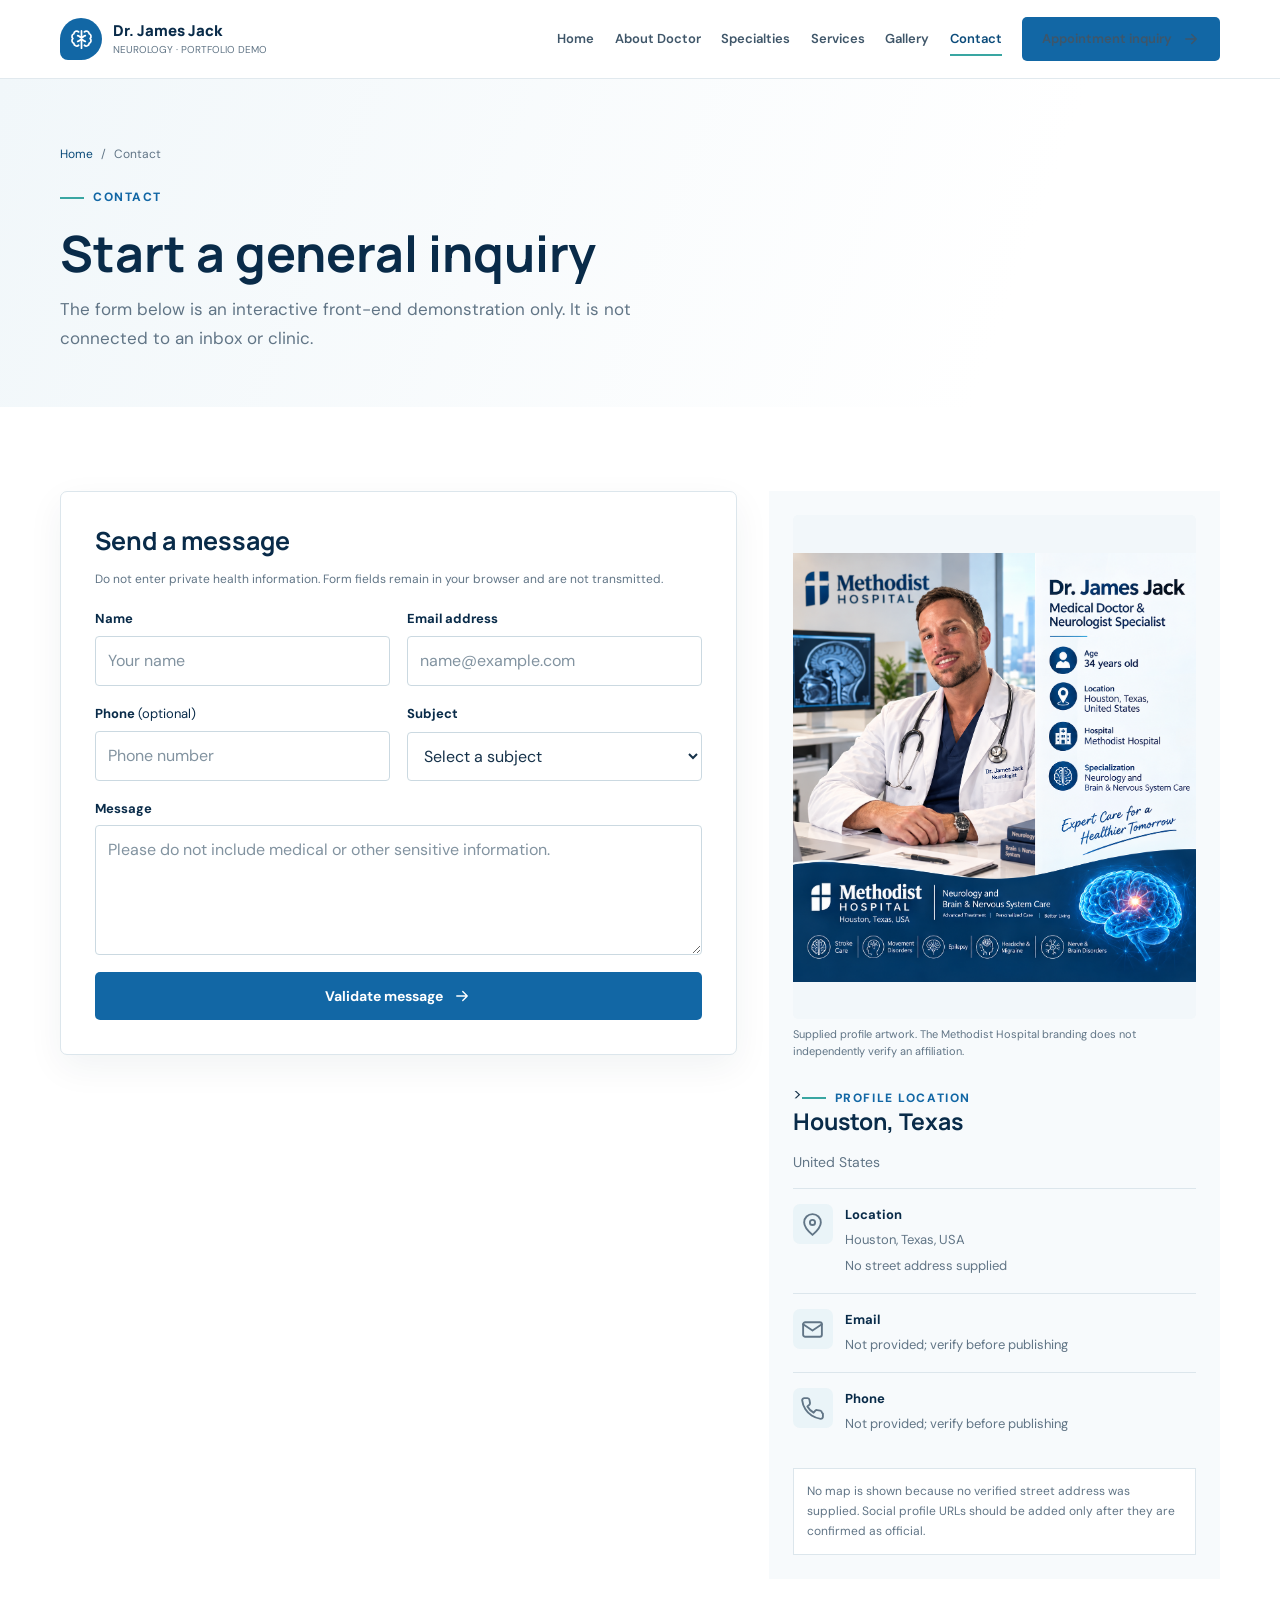
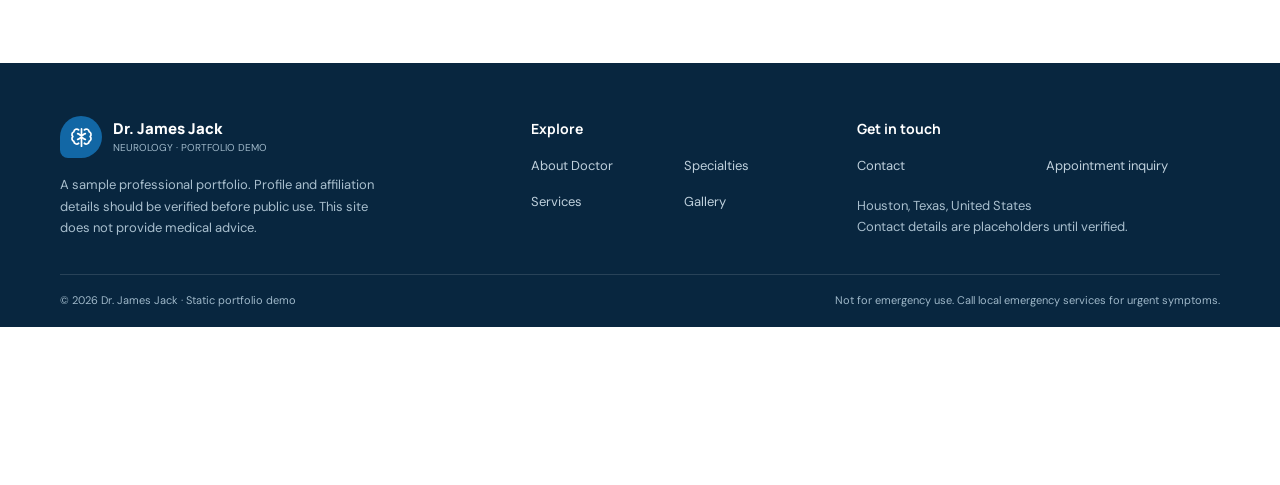
<file: contact.html>
<!doctype html>
<html lang="en"><head>
  <meta charset="utf-8"><meta name="viewport" content="width=device-width, initial-scale=1">
  <title>Contact | Dr. James Jack Neurology Portfolio Demo</title><meta name="description" content="Use the non-functional contact form demo for a sample neurologist portfolio. No email, phone, clinic address, or message delivery is represented as verified."><meta property="og:title" content="Contact | Dr. James Jack Neurology Portfolio Demo"><meta property="og:description" content="Static contact form demo. Messages are not delivered."><meta property="og:type" content="website"><meta name="theme-color" content="#092b49">
  <link rel="icon" href="data:image/svg+xml,%3Csvg xmlns='http://www.w3.org/2000/svg' viewBox='0 0 40 40'%3E%3Ccircle cx='20' cy='20' r='19' fill='%231267a5'/%3E%3Cpath d='M20 9v22M9 20h22' stroke='white' stroke-width='4'/%3E%3C/svg%3E"><link rel="preconnect" href="https://fonts.googleapis.com"><link rel="preconnect" href="https://fonts.gstatic.com" crossorigin><link rel="stylesheet" href="assets/css/style.css"><script src="assets/js/script.js" defer></script>
</head><body><a class="skip-link" href="#main">Skip to content</a>
<header class="site-header"><nav class="container nav-wrap" aria-label="Main navigation"><a class="brand" href="index.html" aria-label="Dr. James Jack, home"><span class="brand-mark"><svg class="icon"><use href="#i-brain"/></svg></span><span class="brand-copy"><strong>Dr. James Jack</strong><small>Neurology · Portfolio demo</small></span></a><button class="menu-toggle" type="button" aria-label="Open navigation" aria-expanded="false" aria-controls="primary-menu"><svg class="icon"><use href="#i-menu"/></svg></button><ul class="nav-links" id="primary-menu"><li><a href="index.html">Home</a></li><li><a href="about.html">About Doctor</a></li><li><a href="specialties.html">Specialties</a></li><li><a href="services.html">Services</a></li><li><a href="gallery.html">Gallery</a></li><li><a href="contact.html" aria-current="page">Contact</a></li><li><a class="button" href="appointment.html">Appointment inquiry <svg class="icon"><use href="#i-arrow"/></svg></a></li></ul></nav></header>
<main id="main"><section class="page-hero"><div class="container"><div class="breadcrumb"><a href="index.html">Home</a><span>/</span><span>Contact</span></div><span class="eyebrow">Contact</span><h1>Start a general inquiry</h1><p class="lead">The form below is an interactive front-end demonstration only. It is not connected to an inbox or clinic.</p></div></section>
<section class="section"><div class="container form-layout"><div class="form-panel"><h2 class="form-panel-title">Send a message</h2><p class="form-note">Do not enter private health information. Form fields remain in your browser and are not transmitted.</p><form data-demo-form data-success-message="Demo only: your message was not sent. Connect a secure form service and verify the recipient before publishing."><div class="form-grid"><div class="field"><label for="contact-name">Name</label><input id="contact-name" name="name" autocomplete="name" required maxlength="100" placeholder="Your name"></div><div class="field"><label for="contact-email">Email address</label><input id="contact-email" name="email" type="email" autocomplete="email" required maxlength="160" placeholder="name@example.com"></div><div class="field"><label for="contact-phone">Phone <span class="optional-label">(optional)</span></label><input id="contact-phone" name="phone" type="tel" autocomplete="tel" maxlength="30" placeholder="Phone number"></div><div class="field"><label for="contact-subject">Subject</label><select id="contact-subject" name="subject" required><option value="" selected disabled>Select a subject</option><option>General inquiry</option><option>Website feedback</option><option>Other non-urgent question</option></select></div><div class="field field--full"><label for="contact-message">Message</label><textarea id="contact-message" name="message" required maxlength="1500" placeholder="Please do not include medical or other sensitive information."></textarea></div><div class="field field--full"><button class="button" type="submit">Validate message <svg class="icon"><use href="#i-arrow"/></svg></button></div></div><p class="form-result" role="status" aria-live="polite" hidden></p></form></div><aside class="contact-aside"><figure class="aside-visual aside-visual--profile-art"><img src="assets/images/Neurology%20Specialist%20Medical%20Profile%20Banner.png" alt="Supplied neurology profile graphic for Dr. James Jack, including Methodist Hospital branding" loading="lazy"><figcaption>Supplied profile artwork. The Methodist Hospital branding does not independently verify an affiliation.</figcaption></figure>
><span class="eyebrow">Profile location</span><h2>Houston, Texas</h2><p>United States</p><div class="contact-detail"><span class="care-icon"><svg class="icon"><use href="#i-pin"/></svg></span><div><strong>Location</strong><span>Houston, Texas, USA<br>No street address supplied</span></div></div><div class="contact-detail"><span class="care-icon"><svg class="icon"><use href="#i-mail"/></svg></span><div><strong>Email</strong><span>Not provided; verify before publishing</span></div></div><div class="contact-detail"><span class="care-icon"><svg class="icon"><use href="#i-phone"/></svg></span><div><strong>Phone</strong><span>Not provided; verify before publishing</span></div></div><div class="privacy-note">No map is shown because no verified street address was supplied. Social profile URLs should be added only after they are confirmed as official.</div></aside></section></main>
<footer class="site-footer"><div class="container"><div class="footer-grid"><div><a class="brand footer-brand" href="index.html"><span class="brand-mark"><svg class="icon"><use href="#i-brain"/></svg></span><span class="brand-copy"><strong>Dr. James Jack</strong><small>Neurology · Portfolio demo</small></span></a><p class="footer-copy">A sample professional portfolio. Profile and affiliation details should be verified before public use. This site does not provide medical advice.</p></div><div><h2 class="footer-title">Explore</h2><ul class="footer-links"><li><a href="about.html">About Doctor</a></li><li><a href="specialties.html">Specialties</a></li><li><a href="services.html">Services</a></li><li><a href="gallery.html">Gallery</a></li></ul></div><div><h2 class="footer-title">Get in touch</h2><ul class="footer-links"><li><a href="contact.html">Contact</a></li><li><a href="appointment.html">Appointment inquiry</a></li></ul><p class="footer-copy">Houston, Texas, United States<br>Contact details are placeholders until verified.</p></div></div><div class="footer-bottom"><p>© <span data-year></span> Dr. James Jack · Static portfolio demo</p><p>Not for emergency use. Call local emergency services for urgent symptoms.</p></div></div></footer><button class="back-top" type="button" aria-label="Back to top"><svg class="icon"><use href="#i-up"/></svg></button>
<svg xmlns="http://www.w3.org/2000/svg" hidden aria-hidden="true"><symbol id="i-brain" viewBox="0 0 24 24"><path d="M9 4a3 3 0 0 0-5 2 3 3 0 0 0-1 5 3 3 0 0 0 1 5 3 3 0 0 0 5 2M15 4a3 3 0 0 1 5 2 3 3 0 0 1 1 5 3 3 0 0 1-1 5 3 3 0 0 1-5 2M12 3v18M8 8c2 0 2 2 4 2m4-2c-2 0-2 2-4 2m-4 4c2 0 2-2 4-2m4 2c-2 0-2-2-4-2"/></symbol><symbol id="i-menu" viewBox="0 0 24 24"><path d="M4 6h16M4 12h16M4 18h16"/></symbol><symbol id="i-arrow" viewBox="0 0 24 24"><path d="M5 12h14m-6-6 6 6-6 6"/></symbol><symbol id="i-up" viewBox="0 0 24 24"><path d="m6 14 6-6 6 6M12 8v13"/></symbol><symbol id="i-pin" viewBox="0 0 24 24"><path d="M20 10c0 5-8 12-8 12S4 15 4 10a8 8 0 1 1 16 0Z"/><circle cx="12" cy="10" r="2.5"/></symbol><symbol id="i-mail" viewBox="0 0 24 24"><rect x="3" y="5" width="18" height="14" rx="2"/><path d="m3 7 9 6 9-6"/></symbol><symbol id="i-phone" viewBox="0 0 24 24"><path d="M22 16.9v3a2 2 0 0 1-2.2 2 19.8 19.8 0 0 1-8.6-3.1 19.4 19.4 0 0 1-6-6A19.8 19.8 0 0 1 2.1 4.2 2 2 0 0 1 4.1 2h3a2 2 0 0 1 2 1.7l.5 3a2 2 0 0 1-.6 1.7L7.1 10a16 16 0 0 0 6 6l1.6-1.9a2 2 0 0 1 1.7-.6l3 .5a2 2 0 0 1 1.6 1.9Z"/></symbol></svg>
</body></html>
</file>
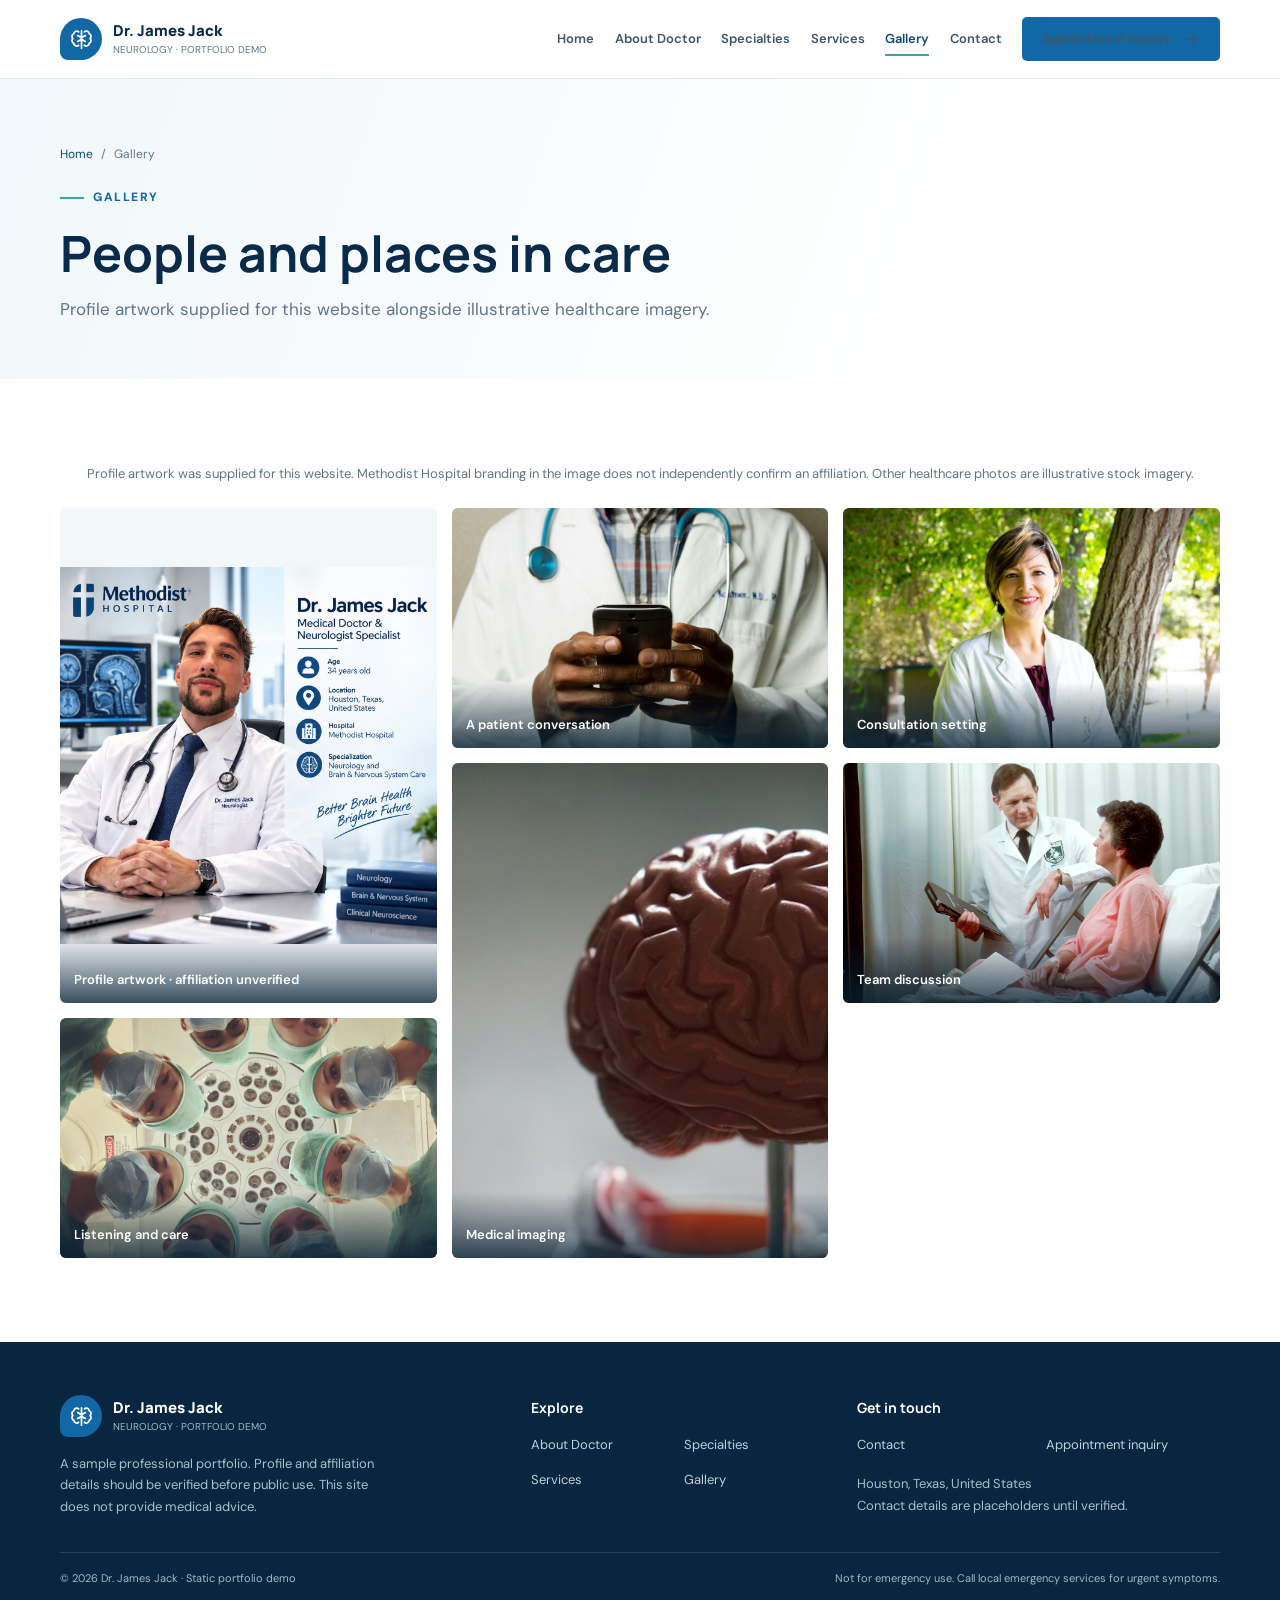
<file: gallery.html>
<!doctype html>
<html lang="en"><head>
  <meta charset="utf-8"><meta name="viewport" content="width=device-width, initial-scale=1">
  <title>Gallery | Dr. James Jack Neurology Portfolio Demo</title><meta name="description" content="View illustrative stock photographs for a neurologist portfolio demo. None of the people or locations shown are verified as Dr. James Jack or his practice."><meta property="og:title" content="Gallery | Dr. James Jack Neurology Portfolio Demo"><meta property="og:description" content="Illustrative healthcare stock imagery, not verified photos of Dr. Jack or a clinic."><meta property="og:type" content="website"><meta name="theme-color" content="#092b49">
  <link rel="icon" href="data:image/svg+xml,%3Csvg xmlns='http://www.w3.org/2000/svg' viewBox='0 0 40 40'%3E%3Ccircle cx='20' cy='20' r='19' fill='%231267a5'/%3E%3Cpath d='M20 9v22M9 20h22' stroke='white' stroke-width='4'/%3E%3C/svg%3E"><link rel="preconnect" href="https://fonts.googleapis.com"><link rel="preconnect" href="https://fonts.gstatic.com" crossorigin><link rel="stylesheet" href="assets/css/style.css"><script src="assets/js/script.js" defer></script>
</head><body><a class="skip-link" href="#main">Skip to content</a>
<header class="site-header"><nav class="container nav-wrap" aria-label="Main navigation"><a class="brand" href="index.html" aria-label="Dr. James Jack, home"><span class="brand-mark"><svg class="icon"><use href="#i-brain"/></svg></span><span class="brand-copy"><strong>Dr. James Jack</strong><small>Neurology · Portfolio demo</small></span></a><button class="menu-toggle" type="button" aria-label="Open navigation" aria-expanded="false" aria-controls="primary-menu"><svg class="icon"><use href="#i-menu"/></svg></button><ul class="nav-links" id="primary-menu"><li><a href="index.html">Home</a></li><li><a href="about.html">About Doctor</a></li><li><a href="specialties.html">Specialties</a></li><li><a href="services.html">Services</a></li><li><a href="gallery.html" aria-current="page">Gallery</a></li><li><a href="contact.html">Contact</a></li><li><a class="button" href="appointment.html">Appointment inquiry <svg class="icon"><use href="#i-arrow"/></svg></a></li></ul></nav></header>
<main id="main"><section class="page-hero"><div class="container"><div class="breadcrumb"><a href="index.html">Home</a><span>/</span><span>Gallery</span></div><span class="eyebrow">Gallery</span><h1>People and places in care</h1><p class="lead">Profile artwork supplied for this website alongside illustrative healthcare imagery.</p></div></section>
<section class="section"><div class="container"><p class="gallery-demo-note">Profile artwork was supplied for this website. Methodist Hospital branding in the image does not independently confirm an affiliation. Other healthcare photos are illustrative stock imagery.</p><div class="gallery-grid"><button class="gallery-item gallery-item--profile-art" type="button" data-caption="Profile artwork supplied for this website; hospital affiliation is unverified"><img src="assets/images/profile/clinician-stock.png" alt="Profile artwork supplied for Dr. James Jack" loading="lazy"><span class="gallery-caption">Profile artwork · affiliation unverified</span></button><button class="gallery-item" type="button" data-caption="Illustrative patient conversation in a healthcare setting"><img src="assets/images/care/patient-conversation.jpg" alt="Illustrative stock photograph of a clinician speaking with a patient" loading="lazy"><span class="gallery-caption">A patient conversation</span></button><button class="gallery-item" type="button" data-caption="Illustrative medical consultation, not a verified practice"><img src="assets/images/gallery/clinician-consultation.jpg" alt="Illustrative stock portrait in a consultation setting" loading="lazy"><span class="gallery-caption">Consultation setting</span></button><button class="gallery-item" type="button" data-caption="Illustrative medical imaging display"><img src="assets/images/neurology/brain-imaging.jpg" alt="Illustrative stock image of medical brain imaging" loading="lazy"><span class="gallery-caption">Medical imaging</span></button><button class="gallery-item" type="button" data-caption="Illustrative healthcare team discussion"><img src="assets/images/clinical/care-team.jpg" alt="Illustrative stock photograph of healthcare professionals" loading="lazy"><span class="gallery-caption">Team discussion</span></button><button class="gallery-item" type="button" data-caption="Illustrative care environment stock photograph"><img src="assets/images/clinical/consultation.jpg" alt="Illustrative stock photograph of a clinical consultation" loading="lazy"><span class="gallery-caption">Listening and care</span></button></div></div></section>
<dialog class="lightbox" id="lightbox" aria-label="Expanded gallery image"><button class="lightbox-close" type="button" aria-label="Close image"><svg class="icon"><use href="#i-close"/></svg></button><img src="[data-uri]" alt=""><div class="lightbox-caption"></div></dialog></main>
<footer class="site-footer"><div class="container"><div class="footer-grid"><div><a class="brand footer-brand" href="index.html"><span class="brand-mark"><svg class="icon"><use href="#i-brain"/></svg></span><span class="brand-copy"><strong>Dr. James Jack</strong><small>Neurology · Portfolio demo</small></span></a><p class="footer-copy">A sample professional portfolio. Profile and affiliation details should be verified before public use. This site does not provide medical advice.</p></div><div><h2 class="footer-title">Explore</h2><ul class="footer-links"><li><a href="about.html">About Doctor</a></li><li><a href="specialties.html">Specialties</a></li><li><a href="services.html">Services</a></li><li><a href="gallery.html">Gallery</a></li></ul></div><div><h2 class="footer-title">Get in touch</h2><ul class="footer-links"><li><a href="contact.html">Contact</a></li><li><a href="appointment.html">Appointment inquiry</a></li></ul><p class="footer-copy">Houston, Texas, United States<br>Contact details are placeholders until verified.</p></div></div><div class="footer-bottom"><p>© <span data-year></span> Dr. James Jack · Static portfolio demo</p><p>Not for emergency use. Call local emergency services for urgent symptoms.</p></div></div></footer><button class="back-top" type="button" aria-label="Back to top"><svg class="icon"><use href="#i-up"/></svg></button>
<svg xmlns="http://www.w3.org/2000/svg" hidden aria-hidden="true"><symbol id="i-brain" viewBox="0 0 24 24"><path d="M9 4a3 3 0 0 0-5 2 3 3 0 0 0-1 5 3 3 0 0 0 1 5 3 3 0 0 0 5 2M15 4a3 3 0 0 1 5 2 3 3 0 0 1 1 5 3 3 0 0 1-1 5 3 3 0 0 1-5 2M12 3v18M8 8c2 0 2 2 4 2m4-2c-2 0-2 2-4 2m-4 4c2 0 2-2 4-2m4 2c-2 0-2-2-4-2"/></symbol><symbol id="i-menu" viewBox="0 0 24 24"><path d="M4 6h16M4 12h16M4 18h16"/></symbol><symbol id="i-arrow" viewBox="0 0 24 24"><path d="M5 12h14m-6-6 6 6-6 6"/></symbol><symbol id="i-up" viewBox="0 0 24 24"><path d="m6 14 6-6 6 6M12 8v13"/></symbol><symbol id="i-close" viewBox="0 0 24 24"><path d="m6 6 12 12M18 6 6 18"/></symbol></svg>
</body></html>
</file>
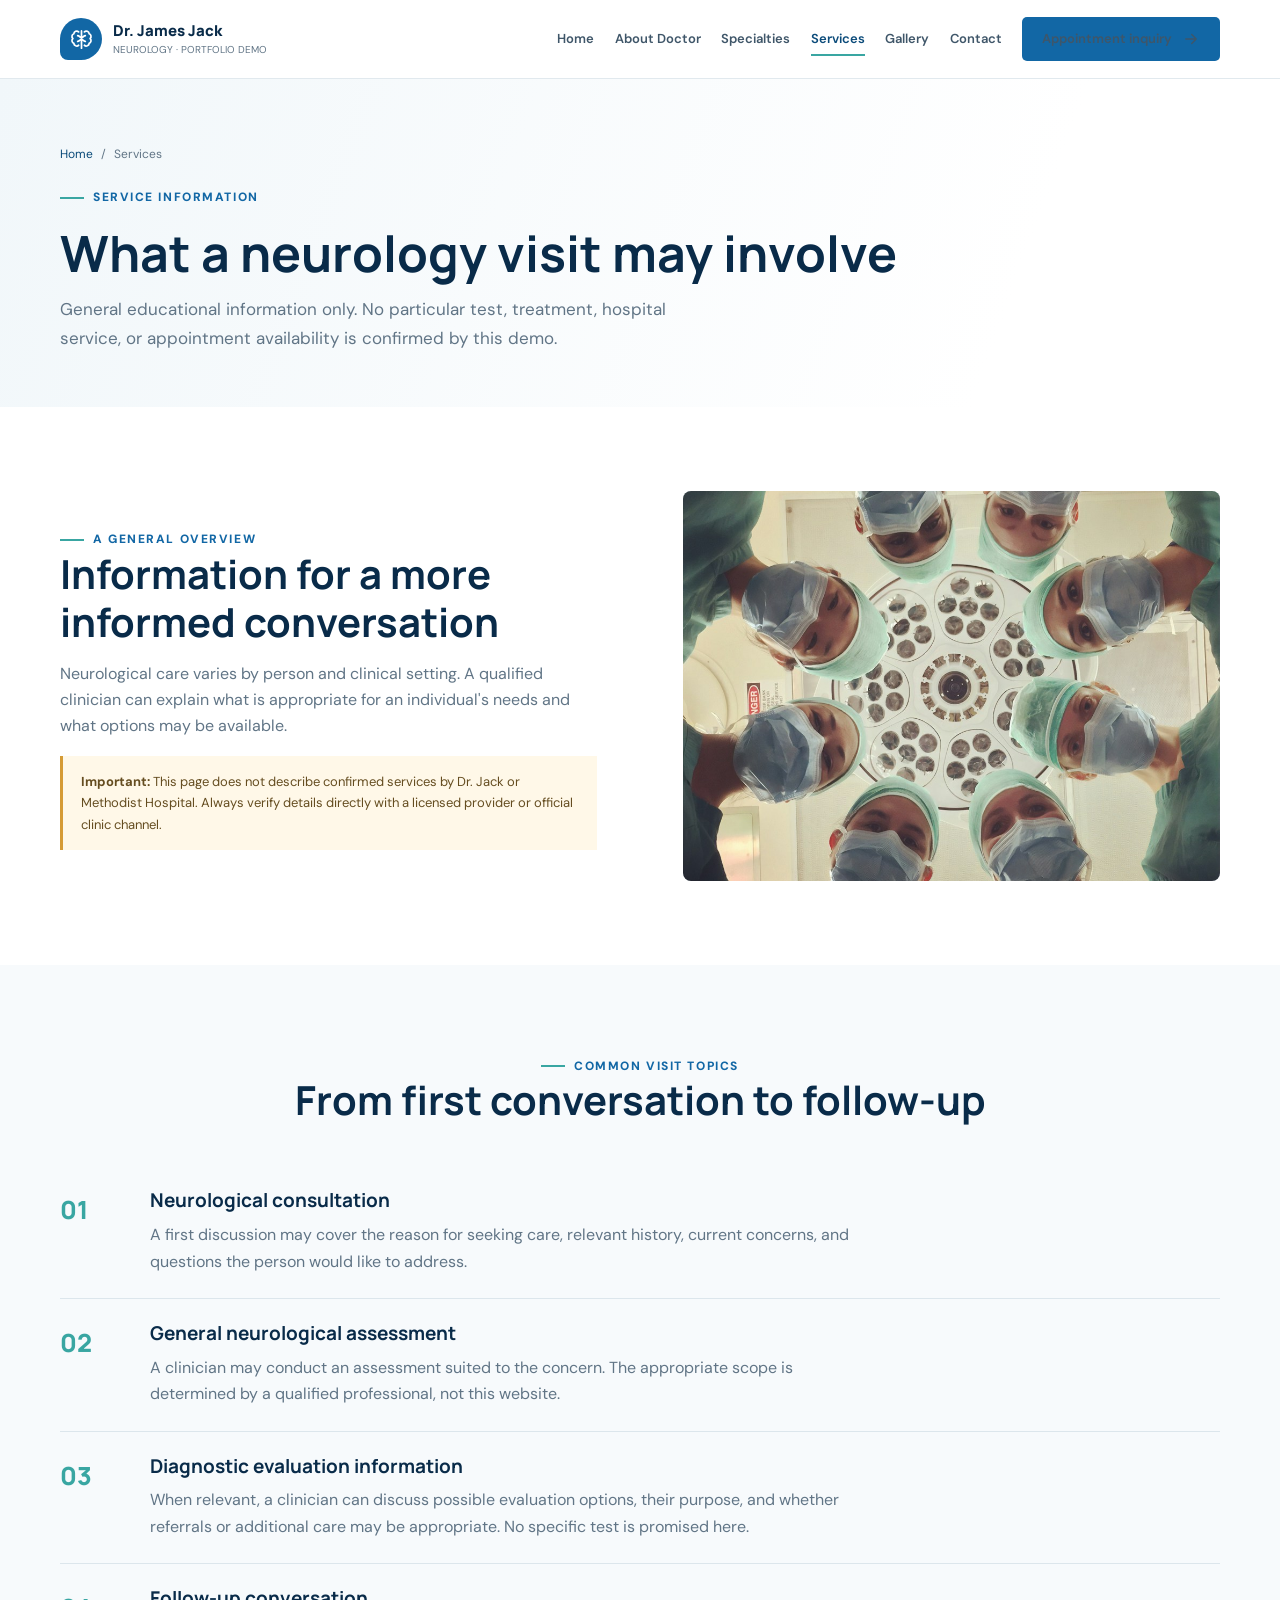
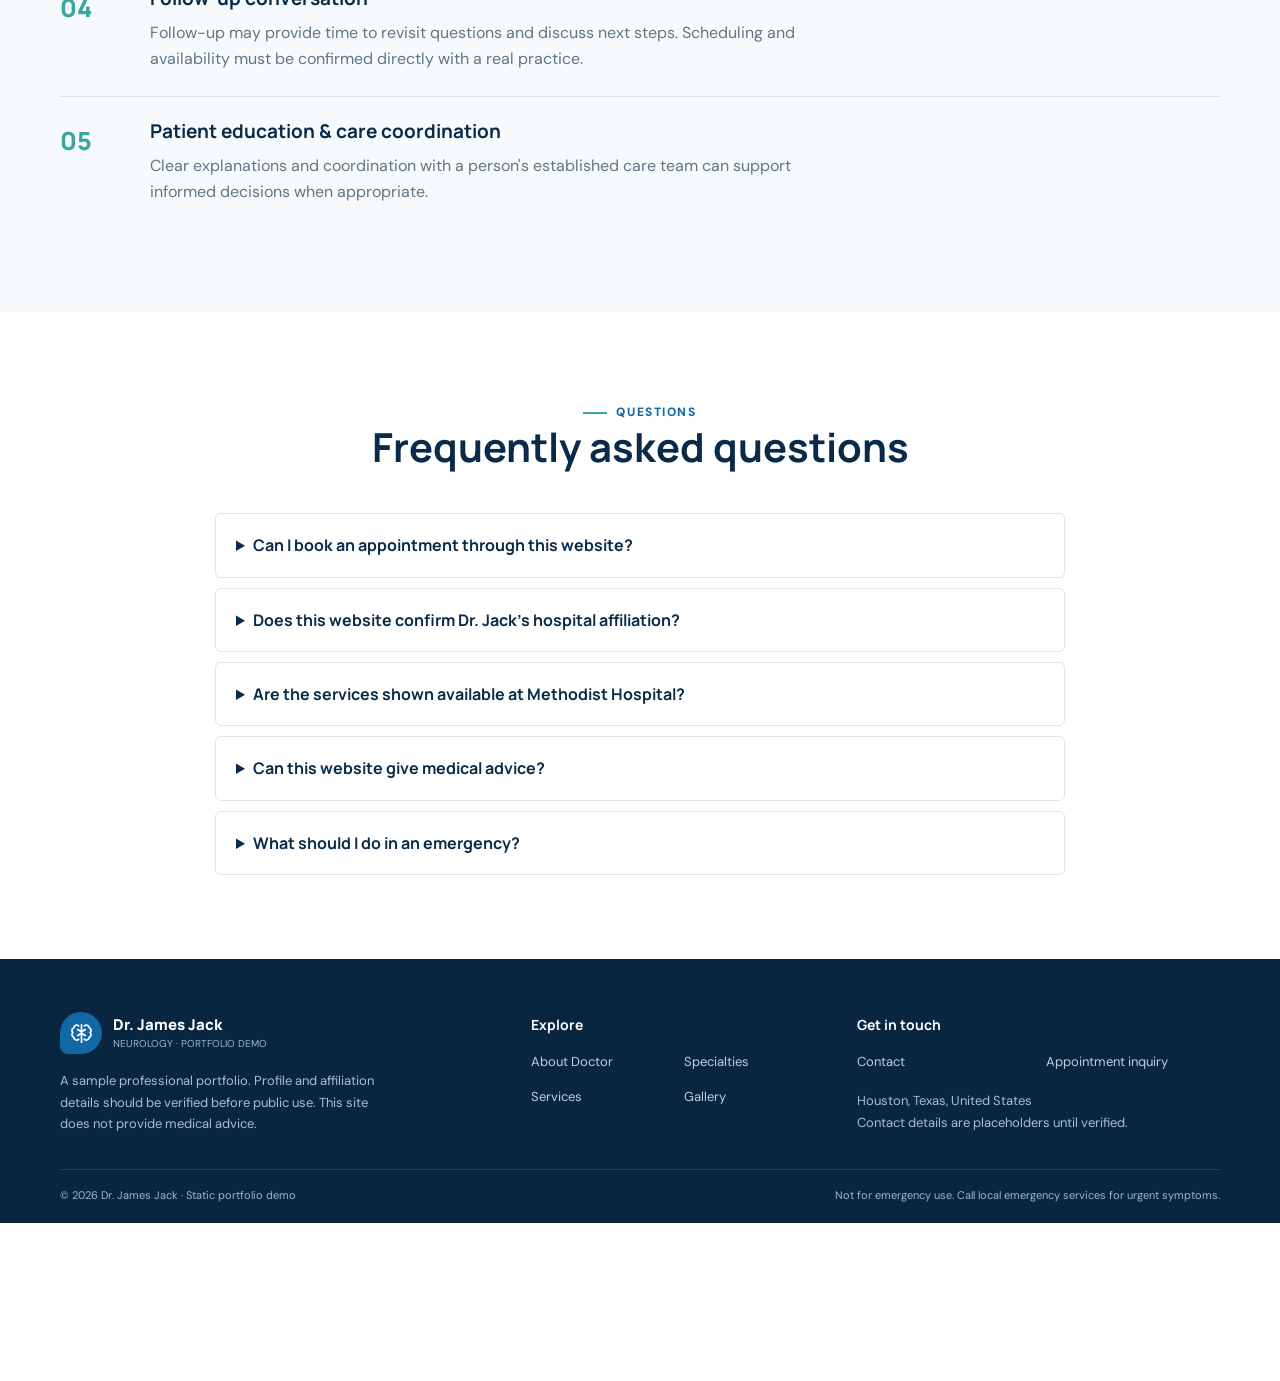
<file: services.html>
<!doctype html>
<html lang="en"><head>
  <meta charset="utf-8"><meta name="viewport" content="width=device-width, initial-scale=1">
  <title>Neurology Services Information | Dr. James Jack Portfolio Demo</title><meta name="description" content="General information about neurological consultation, assessment, follow-up, patient education, diagnostic evaluation, and common questions."><meta property="og:title" content="Neurology Services Information | Dr. James Jack Portfolio Demo"><meta property="og:description" content="General educational service descriptions; actual availability is not verified."><meta property="og:type" content="website"><meta name="theme-color" content="#092b49">
  <link rel="icon" href="data:image/svg+xml,%3Csvg xmlns='http://www.w3.org/2000/svg' viewBox='0 0 40 40'%3E%3Ccircle cx='20' cy='20' r='19' fill='%231267a5'/%3E%3Cpath d='M20 9v22M9 20h22' stroke='white' stroke-width='4'/%3E%3C/svg%3E"><link rel="preconnect" href="https://fonts.googleapis.com"><link rel="preconnect" href="https://fonts.gstatic.com" crossorigin><link rel="stylesheet" href="assets/css/style.css"><script src="assets/js/script.js" defer></script>
</head><body><a class="skip-link" href="#main">Skip to content</a>
<header class="site-header"><nav class="container nav-wrap" aria-label="Main navigation"><a class="brand" href="index.html" aria-label="Dr. James Jack, home"><span class="brand-mark"><svg class="icon"><use href="#i-brain"/></svg></span><span class="brand-copy"><strong>Dr. James Jack</strong><small>Neurology · Portfolio demo</small></span></a><button class="menu-toggle" type="button" aria-label="Open navigation" aria-expanded="false" aria-controls="primary-menu"><svg class="icon"><use href="#i-menu"/></svg></button><ul class="nav-links" id="primary-menu"><li><a href="index.html">Home</a></li><li><a href="about.html">About Doctor</a></li><li><a href="specialties.html">Specialties</a></li><li><a href="services.html" aria-current="page">Services</a></li><li><a href="gallery.html">Gallery</a></li><li><a href="contact.html">Contact</a></li><li><a class="button" href="appointment.html">Appointment inquiry <svg class="icon"><use href="#i-arrow"/></svg></a></li></ul></nav></header>
<main id="main"><section class="page-hero"><div class="container"><div class="breadcrumb"><a href="index.html">Home</a><span>/</span><span>Services</span></div><span class="eyebrow">Service information</span><h1>What a neurology visit may involve</h1><p class="lead">General educational information only. No particular test, treatment, hospital service, or appointment availability is confirmed by this demo.</p></div></section>
<section class="section"><div class="container split"><div class="split-copy reveal"><span class="eyebrow">A general overview</span><h2>Information for a more informed conversation</h2><p>Neurological care varies by person and clinical setting. A qualified clinician can explain what is appropriate for an individual's needs and what options may be available.</p><div class="notice"><strong>Important:</strong> This page does not describe confirmed services by Dr. Jack or Methodist Hospital. Always verify details directly with a licensed provider or official clinic channel.</div></div><div class="split-media reveal"><img src="assets/images/clinical/consultation.jpg" alt="Illustrative stock photograph of a healthcare consultation" loading="lazy"></div></div></section>
<section class="section section--soft"><div class="container"><div class="section-head reveal"><span class="eyebrow">Common visit topics</span><h2>From first conversation to follow-up</h2></div><div class="service-row reveal"><div class="service-num">01</div><div><h3>Neurological consultation</h3><p>A first discussion may cover the reason for seeking care, relevant history, current concerns, and questions the person would like to address.</p></div></div><div class="service-row reveal"><div class="service-num">02</div><div><h3>General neurological assessment</h3><p>A clinician may conduct an assessment suited to the concern. The appropriate scope is determined by a qualified professional, not this website.</p></div></div><div class="service-row reveal"><div class="service-num">03</div><div><h3>Diagnostic evaluation information</h3><p>When relevant, a clinician can discuss possible evaluation options, their purpose, and whether referrals or additional care may be appropriate. No specific test is promised here.</p></div></div><div class="service-row reveal"><div class="service-num">04</div><div><h3>Follow-up conversation</h3><p>Follow-up may provide time to revisit questions and discuss next steps. Scheduling and availability must be confirmed directly with a real practice.</p></div></div><div class="service-row reveal"><div class="service-num">05</div><div><h3>Patient education &amp; care coordination</h3><p>Clear explanations and coordination with a person's established care team can support informed decisions when appropriate.</p></div></div></div></section>
<section class="section"><div class="container"><div class="section-head reveal"><span class="eyebrow">Questions</span><h2>Frequently asked questions</h2></div><div class="faq-list"><details class="reveal"><summary>Can I book an appointment through this website?</summary><p>No. The appointment page is a demonstration inquiry form only. It does not contact a clinic or confirm a booking.</p></details><details class="reveal"><summary>Does this website confirm Dr. Jack's hospital affiliation?</summary><p>No. Methodist Hospital appears only because it was included in the supplied profile. The relationship has not been independently verified.</p></details><details class="reveal"><summary>Are the services shown available at Methodist Hospital?</summary><p>This portfolio makes no claim that any service, test, or treatment is available at a named hospital. Please check directly with an official provider or facility.</p></details><details class="reveal"><summary>Can this website give medical advice?</summary><p>No. The content is general information and cannot diagnose, treat, or replace individualized advice from a qualified healthcare professional.</p></details><details class="reveal"><summary>What should I do in an emergency?</summary><p>For a suspected stroke or another urgent medical emergency, call local emergency services immediately. Do not wait for an online response.</p></details></div></div></section></main>
<footer class="site-footer"><div class="container"><div class="footer-grid"><div><a class="brand footer-brand" href="index.html"><span class="brand-mark"><svg class="icon"><use href="#i-brain"/></svg></span><span class="brand-copy"><strong>Dr. James Jack</strong><small>Neurology · Portfolio demo</small></span></a><p class="footer-copy">A sample professional portfolio. Profile and affiliation details should be verified before public use. This site does not provide medical advice.</p></div><div><h2 class="footer-title">Explore</h2><ul class="footer-links"><li><a href="about.html">About Doctor</a></li><li><a href="specialties.html">Specialties</a></li><li><a href="services.html">Services</a></li><li><a href="gallery.html">Gallery</a></li></ul></div><div><h2 class="footer-title">Get in touch</h2><ul class="footer-links"><li><a href="contact.html">Contact</a></li><li><a href="appointment.html">Appointment inquiry</a></li></ul><p class="footer-copy">Houston, Texas, United States<br>Contact details are placeholders until verified.</p></div></div><div class="footer-bottom"><p>© <span data-year></span> Dr. James Jack · Static portfolio demo</p><p>Not for emergency use. Call local emergency services for urgent symptoms.</p></div></div></footer><button class="back-top" type="button" aria-label="Back to top"><svg class="icon"><use href="#i-up"/></svg></button>
<svg xmlns="http://www.w3.org/2000/svg" hidden aria-hidden="true"><symbol id="i-brain" viewBox="0 0 24 24"><path d="M9 4a3 3 0 0 0-5 2 3 3 0 0 0-1 5 3 3 0 0 0 1 5 3 3 0 0 0 5 2M15 4a3 3 0 0 1 5 2 3 3 0 0 1 1 5 3 3 0 0 1-1 5 3 3 0 0 1-5 2M12 3v18M8 8c2 0 2 2 4 2m4-2c-2 0-2 2-4 2m-4 4c2 0 2-2 4-2m4 2c-2 0-2-2-4-2"/></symbol><symbol id="i-menu" viewBox="0 0 24 24"><path d="M4 6h16M4 12h16M4 18h16"/></symbol><symbol id="i-arrow" viewBox="0 0 24 24"><path d="M5 12h14m-6-6 6 6-6 6"/></symbol><symbol id="i-up" viewBox="0 0 24 24"><path d="m6 14 6-6 6 6M12 8v13"/></symbol></svg>
</body></html>
</file>
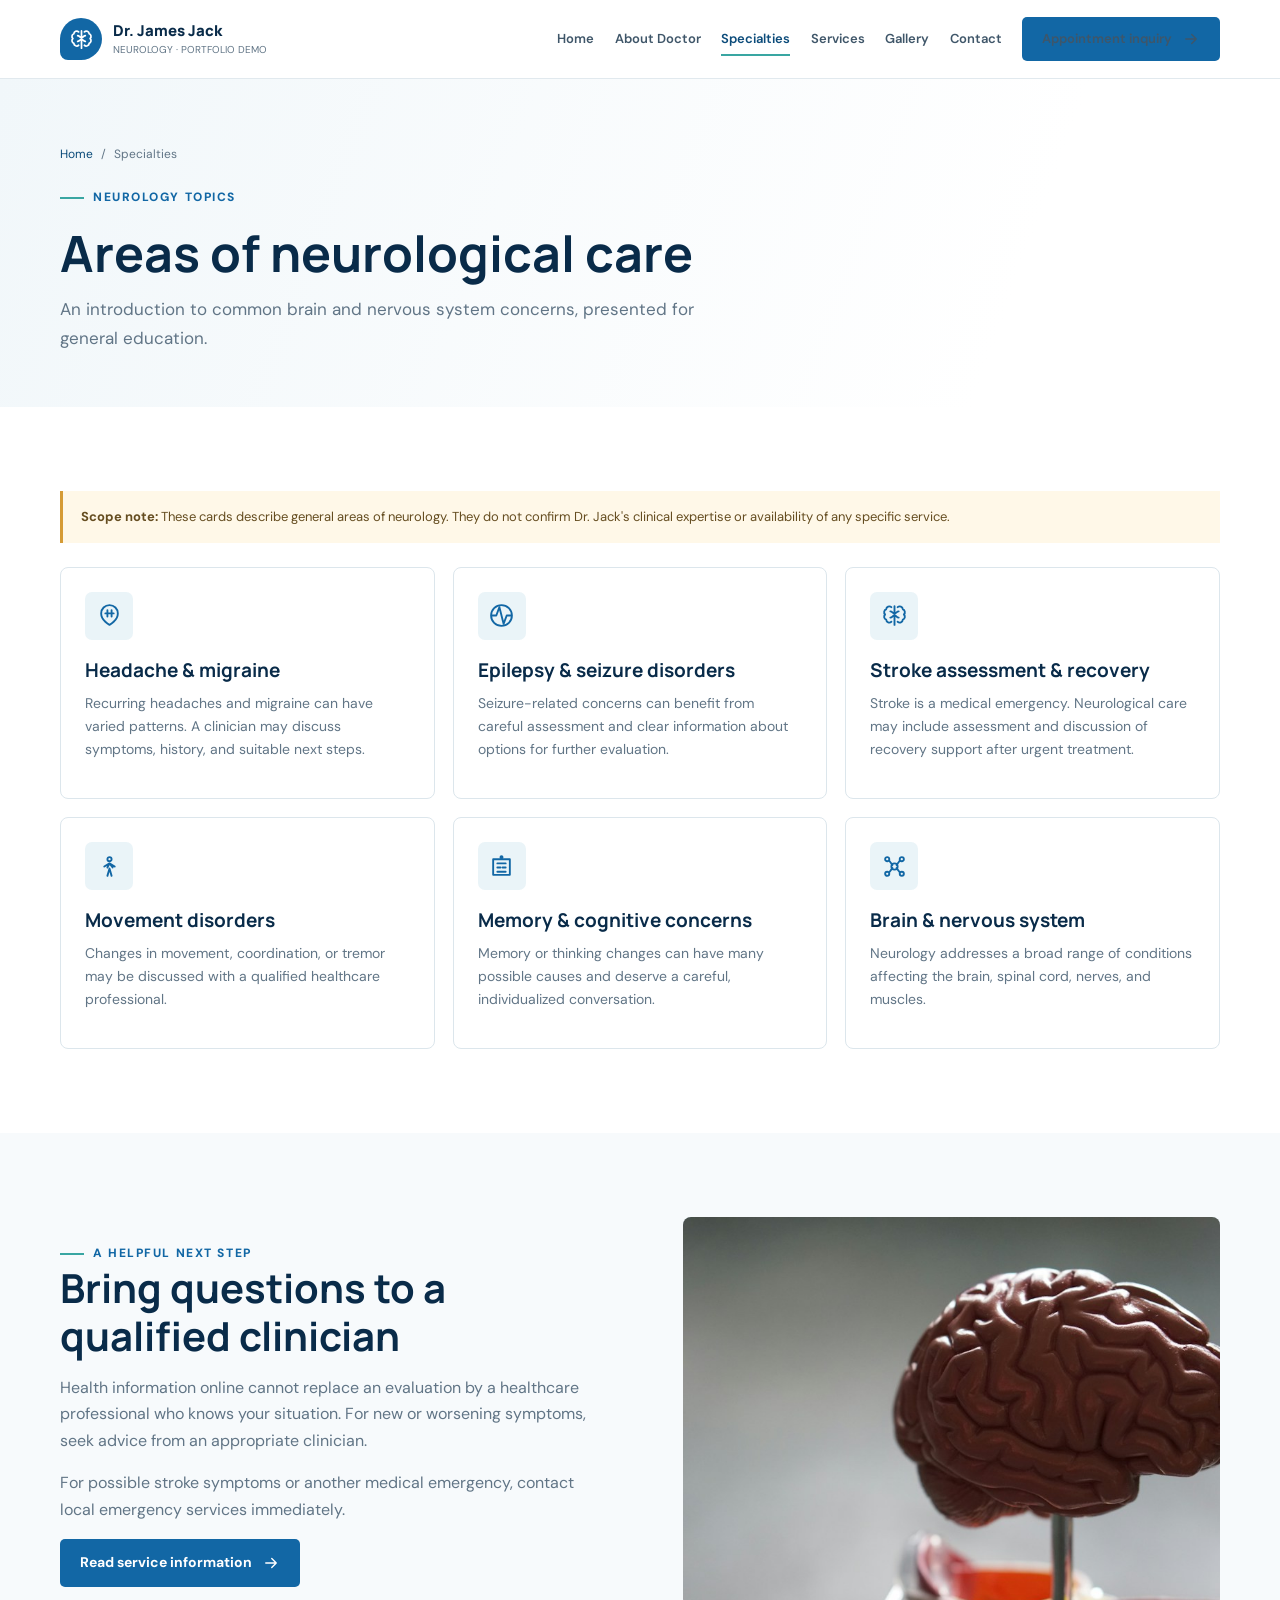
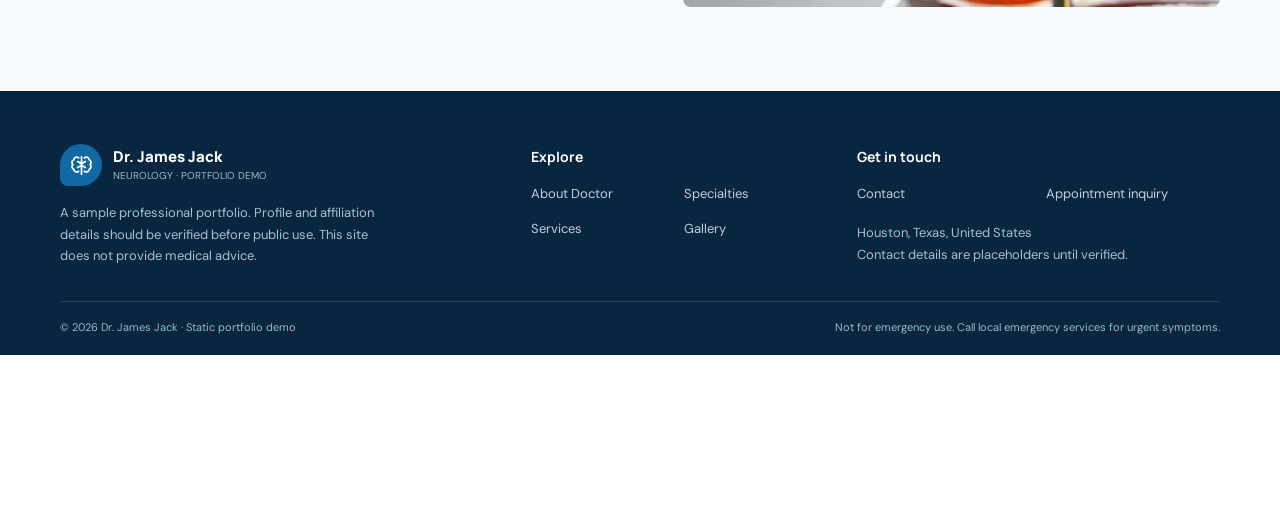
<file: specialties.html>
<!doctype html>
<html lang="en"><head>
  <meta charset="utf-8"><meta name="viewport" content="width=device-width, initial-scale=1">
  <title>Neurology Areas of Care | Dr. James Jack Portfolio Demo</title><meta name="description" content="Explore educational overviews of common neurological care topics, including migraine, epilepsy, stroke, movement, memory, and nervous system disorders."><meta property="og:title" content="Neurology Areas of Care | Dr. James Jack Portfolio Demo"><meta property="og:description" content="Educational areas in neurology; not a confirmed list of services provided by Dr. Jack."><meta property="og:type" content="website"><meta name="theme-color" content="#092b49">
  <link rel="icon" href="data:image/svg+xml,%3Csvg xmlns='http://www.w3.org/2000/svg' viewBox='0 0 40 40'%3E%3Ccircle cx='20' cy='20' r='19' fill='%231267a5'/%3E%3Cpath d='M20 9v22M9 20h22' stroke='white' stroke-width='4'/%3E%3C/svg%3E"><link rel="preconnect" href="https://fonts.googleapis.com"><link rel="preconnect" href="https://fonts.gstatic.com" crossorigin><link rel="stylesheet" href="assets/css/style.css"><script src="assets/js/script.js" defer></script>
</head><body><a class="skip-link" href="#main">Skip to content</a>
<header class="site-header"><nav class="container nav-wrap" aria-label="Main navigation"><a class="brand" href="index.html" aria-label="Dr. James Jack, home"><span class="brand-mark"><svg class="icon"><use href="#i-brain"/></svg></span><span class="brand-copy"><strong>Dr. James Jack</strong><small>Neurology · Portfolio demo</small></span></a><button class="menu-toggle" type="button" aria-label="Open navigation" aria-expanded="false" aria-controls="primary-menu"><svg class="icon"><use href="#i-menu"/></svg></button><ul class="nav-links" id="primary-menu"><li><a href="index.html">Home</a></li><li><a href="about.html">About Doctor</a></li><li><a href="specialties.html" aria-current="page">Specialties</a></li><li><a href="services.html">Services</a></li><li><a href="gallery.html">Gallery</a></li><li><a href="contact.html">Contact</a></li><li><a class="button" href="appointment.html">Appointment inquiry <svg class="icon"><use href="#i-arrow"/></svg></a></li></ul></nav></header>
<main id="main"><section class="page-hero"><div class="container"><div class="breadcrumb"><a href="index.html">Home</a><span>/</span><span>Specialties</span></div><span class="eyebrow">Neurology topics</span><h1>Areas of neurological care</h1><p class="lead">An introduction to common brain and nervous system concerns, presented for general education.</p></div></section>
<section class="section"><div class="container"><div class="notice reveal"><strong>Scope note:</strong> These cards describe general areas of neurology. They do not confirm Dr. Jack's clinical expertise or availability of any specific service.</div><div class="card-grid card-grid--offset"><article class="care-card reveal"><span class="care-icon"><svg class="icon"><use href="#i-head"/></svg></span><h3>Headache &amp; migraine</h3><p>Recurring headaches and migraine can have varied patterns. A clinician may discuss symptoms, history, and suitable next steps.</p></article><article class="care-card reveal"><span class="care-icon"><svg class="icon"><use href="#i-pulse"/></svg></span><h3>Epilepsy &amp; seizure disorders</h3><p>Seizure-related concerns can benefit from careful assessment and clear information about options for further evaluation.</p></article><article class="care-card reveal"><span class="care-icon"><svg class="icon"><use href="#i-brain"/></svg></span><h3>Stroke assessment &amp; recovery</h3><p>Stroke is a medical emergency. Neurological care may include assessment and discussion of recovery support after urgent treatment.</p></article><article class="care-card reveal"><span class="care-icon"><svg class="icon"><use href="#i-move"/></svg></span><h3>Movement disorders</h3><p>Changes in movement, coordination, or tremor may be discussed with a qualified healthcare professional.</p></article><article class="care-card reveal"><span class="care-icon"><svg class="icon"><use href="#i-memory"/></svg></span><h3>Memory &amp; cognitive concerns</h3><p>Memory or thinking changes can have many possible causes and deserve a careful, individualized conversation.</p></article><article class="care-card reveal"><span class="care-icon"><svg class="icon"><use href="#i-network"/></svg></span><h3>Brain &amp; nervous system</h3><p>Neurology addresses a broad range of conditions affecting the brain, spinal cord, nerves, and muscles.</p></article></div></div></section>
<section class="section section--soft"><div class="container split"><div class="split-copy reveal"><span class="eyebrow">A helpful next step</span><h2>Bring questions to a qualified clinician</h2><p>Health information online cannot replace an evaluation by a healthcare professional who knows your situation. For new or worsening symptoms, seek advice from an appropriate clinician.</p><p>For possible stroke symptoms or another medical emergency, contact local emergency services immediately.</p><a class="button" href="services.html">Read service information <svg class="icon"><use href="#i-arrow"/></svg></a></div><div class="split-media reveal"><img src="assets/images/neurology/brain-imaging.jpg" alt="Illustrative stock image of brain imaging for general neurology education" loading="lazy"></div></div></section></main>
<footer class="site-footer"><div class="container"><div class="footer-grid"><div><a class="brand footer-brand" href="index.html"><span class="brand-mark"><svg class="icon"><use href="#i-brain"/></svg></span><span class="brand-copy"><strong>Dr. James Jack</strong><small>Neurology · Portfolio demo</small></span></a><p class="footer-copy">A sample professional portfolio. Profile and affiliation details should be verified before public use. This site does not provide medical advice.</p></div><div><h2 class="footer-title">Explore</h2><ul class="footer-links"><li><a href="about.html">About Doctor</a></li><li><a href="specialties.html">Specialties</a></li><li><a href="services.html">Services</a></li><li><a href="gallery.html">Gallery</a></li></ul></div><div><h2 class="footer-title">Get in touch</h2><ul class="footer-links"><li><a href="contact.html">Contact</a></li><li><a href="appointment.html">Appointment inquiry</a></li></ul><p class="footer-copy">Houston, Texas, United States<br>Contact details are placeholders until verified.</p></div></div><div class="footer-bottom"><p>© <span data-year></span> Dr. James Jack · Static portfolio demo</p><p>Not for emergency use. Call local emergency services for urgent symptoms.</p></div></div></footer><button class="back-top" type="button" aria-label="Back to top"><svg class="icon"><use href="#i-up"/></svg></button>
<svg xmlns="http://www.w3.org/2000/svg" hidden aria-hidden="true"><symbol id="i-brain" viewBox="0 0 24 24"><path d="M9 4a3 3 0 0 0-5 2 3 3 0 0 0-1 5 3 3 0 0 0 1 5 3 3 0 0 0 5 2M15 4a3 3 0 0 1 5 2 3 3 0 0 1 1 5 3 3 0 0 1-1 5 3 3 0 0 1-5 2M12 3v18M8 8c2 0 2 2 4 2m4-2c-2 0-2 2-4 2m-4 4c2 0 2-2 4-2m4 2c-2 0-2-2-4-2"/></symbol><symbol id="i-menu" viewBox="0 0 24 24"><path d="M4 6h16M4 12h16M4 18h16"/></symbol><symbol id="i-arrow" viewBox="0 0 24 24"><path d="M5 12h14m-6-6 6 6-6 6"/></symbol><symbol id="i-up" viewBox="0 0 24 24"><path d="m6 14 6-6 6 6M12 8v13"/></symbol><symbol id="i-head" viewBox="0 0 24 24"><path d="M12 21s-8-4.2-8-11a8 8 0 0 1 16 0c0 6.8-8 11-8 11Z"/><path d="M8 10h8m-6-3v6m4-6v6"/></symbol><symbol id="i-pulse" viewBox="0 0 24 24"><path d="M3 12h4l3-8 4 16 3-8h4"/><circle cx="12" cy="12" r="10"/></symbol><symbol id="i-move" viewBox="0 0 24 24"><circle cx="12" cy="5" r="2"/><path d="m10 21 2-7 2 7m-7-9 5-3 5 3m-5-3-2 4m2-4 3 4"/></symbol><symbol id="i-memory" viewBox="0 0 24 24"><path d="M4 5h16v15H4zM8 9h8M8 13h3m2 0h3m-8 4h8"/><circle cx="12" cy="3" r="1"/></symbol><symbol id="i-network" viewBox="0 0 24 24"><circle cx="12" cy="12" r="3"/><circle cx="5" cy="5" r="2"/><circle cx="19" cy="5" r="2"/><circle cx="5" cy="19" r="2"/><circle cx="19" cy="19" r="2"/><path d="m7 6.5 3 4m7-4-3 4m-7 7 3-4m7 4-3-4"/></symbol></svg>
</body></html>
</file>
<file: assets/css/style.css>
@import url('https://fonts.googleapis.com/css2?family=DM+Sans:wght@400;500;600;700&family=Manrope:wght@400;500;600;700;800&display=swap');

:root {
  --navy: #092b49;
  --blue: #1267a5;
  --blue-dark: #0b4b7a;
  --teal: #39a6a2;
  --ink: #16324a;
  --muted: #617586;
  --paper: #f7fafc;
  --white: #fff;
  --line: #dce6ec;
  --shadow: 0 18px 48px rgba(9, 43, 73, .10);
  --radius: 8px;
  --content: 1160px;
}

*, *::before, *::after { box-sizing: border-box; }
html { scroll-behavior: smooth; scroll-padding-top: 96px; }
body { min-width: 320px; margin: 0; color: var(--ink); background: var(--white); font-family: 'DM Sans', sans-serif; font-size: 16px; line-height: 1.65; }
img { display: block; width: 100%; }
a { color: inherit; }
button, input, select, textarea { font: inherit; }
button, a { -webkit-tap-highlight-color: transparent; }
:focus-visible { outline: 3px solid #d69224; outline-offset: 3px; }
.container { width: min(var(--content), calc(100% - 48px)); margin-inline: auto; }
.skip-link { position: fixed; z-index: 99; top: 8px; left: 8px; padding: 10px 14px; transform: translateY(-160%); background: var(--white); color: var(--navy); }
.skip-link:focus { transform: none; }
.icon { width: 21px; height: 21px; flex: 0 0 auto; fill: none; stroke: currentColor; stroke-width: 1.8; stroke-linecap: round; stroke-linejoin: round; transition: transform .2s ease, color .2s ease; }

.site-header { position: sticky; z-index: 20; top: 0; background: rgba(255,255,255,.97); border-bottom: 1px solid rgba(220,230,236,.85); backdrop-filter: blur(12px); transition: box-shadow .2s ease, background .2s ease; }
.site-header.is-scrolled { box-shadow: 0 8px 24px rgba(9,43,73,.08); background: rgba(255,255,255,.985); }
.nav-wrap { min-height: 78px; display: flex; align-items: center; justify-content: space-between; gap: 24px; }
.brand { display: inline-flex; align-items: center; gap: 11px; color: var(--navy); text-decoration: none; flex: 0 0 auto; }
.brand-mark { display: grid; place-items: center; width: 42px; height: 42px; color: var(--white); background: var(--blue); border-radius: 50% 50% 50% 8px; transition: border-radius .25s ease, background .25s ease, transform .25s ease; }
.brand:hover .brand-mark { border-radius: 50%; background: var(--teal); transform: rotate(-5deg); }
.brand-mark .icon { width: 23px; height: 23px; }
.brand-copy { display: grid; line-height: 1.2; }
.brand-copy strong { font-family: Manrope, sans-serif; font-size: 15px; font-weight: 800; }
.brand-copy small { margin-top: 4px; color: var(--muted); font-size: 10px; text-transform: uppercase; }
.nav-links { display: flex; align-items: center; gap: clamp(11px, 1.6vw, 23px); margin: 0; padding: 0; list-style: none; }
.nav-links a { position: relative; display: inline-flex; align-items: center; min-height: 44px; color: #3f5669; text-decoration: none; font-size: 13px; font-weight: 600; white-space: nowrap; }
.nav-links a:not(.button)::after { position: absolute; right: 0; bottom: 5px; left: 0; height: 2px; content: ''; background: var(--teal); transform: scaleX(0); transform-origin: left; transition: transform .2s ease; }
.nav-links a[aria-current="page"] { color: var(--blue-dark); }
.nav-links a[aria-current="page"]::after, .nav-links a:not(.button):hover::after { transform: scaleX(1); }
.menu-toggle { display: none; width: 44px; height: 44px; align-items: center; justify-content: center; border: 1px solid var(--line); border-radius: 6px; color: var(--navy); background: var(--white); cursor: pointer; transition: color .2s ease, background .2s ease, border-color .2s ease; }
.menu-toggle:hover { color: var(--white); border-color: var(--blue); background: var(--blue); }

.button { display: inline-flex; align-items: center; justify-content: center; gap: 10px; min-height: 48px; padding: 0 19px; border: 1px solid transparent; border-radius: 5px; color: var(--white); background: var(--blue); font-size: 14px; font-weight: 700; text-decoration: none; transition: background .2s ease, transform .2s ease, box-shadow .2s ease; cursor: pointer; }
.button:hover { background: var(--blue-dark); box-shadow: 0 8px 18px rgba(18,103,165,.18); transform: translateY(-2px); }
.button:hover .icon, .text-link:hover .icon { transform: translateX(3px); }
.button:active { transform: translateY(0); }
.button .icon { width: 18px; height: 18px; }
.button--outline { color: var(--navy); border-color: #b8cbd8; background: transparent; }
.button--outline:hover { color: var(--white); border-color: var(--blue-dark); background: var(--blue-dark); }
.button--light { color: var(--navy); background: var(--white); }
.button--light:hover { color: var(--white); background: var(--teal); }

.eyebrow { display: inline-flex; align-items: center; gap: 9px; color: var(--blue); font-size: 12px; font-weight: 800; letter-spacing: .13em; text-transform: uppercase; }
.eyebrow::before { width: 24px; height: 2px; content: ''; background: var(--teal); }
h1, h2, h3, p { margin-top: 0; }
h1, h2, h3 { color: var(--navy); font-family: Manrope, sans-serif; line-height: 1.2; }
h1 { margin-bottom: 17px; font-size: 58px; }
h2 { margin-bottom: 15px; font-size: 40px; }
h3 { margin-bottom: 10px; font-size: 19px; letter-spacing: 0; }
.lead { max-width: 650px; color: var(--muted); font-size: 18px; line-height: 1.7; }
.section { padding: 84px 0; }
.section--soft { background: var(--paper); }
.section-head { max-width: 700px; margin: 0 auto 42px; text-align: center; }
.section-head .eyebrow { justify-content: center; }
.section-head p { margin-bottom: 0; color: var(--muted); }
.section-action { margin: 24px 0 0; text-align: center; }
.card-grid--offset { margin-top: 24px; }
.text-link { display: inline-flex; align-items: center; gap: 8px; color: var(--blue-dark); font-size: 14px; font-weight: 700; text-decoration: none; }
.text-link:hover { color: var(--teal); }
.text-link .icon { width: 17px; height: 17px; }

.hero { position: relative; overflow: hidden; padding: 63px 0 72px; background: linear-gradient(112deg, #f4f9fc 0%, #fff 55%, #eaf5f8 100%); }
.hero::after { position: absolute; right: -110px; bottom: -260px; width: 510px; height: 510px; border: 1px solid rgba(18,103,165,.12); border-radius: 50%; content: ''; box-shadow: 0 0 0 34px rgba(18,103,165,.035), 0 0 0 75px rgba(18,103,165,.025); pointer-events: none; }
.hero-grid { position: relative; z-index: 1; display: grid; grid-template-columns: 1.02fr .98fr; align-items: center; gap: clamp(35px, 7vw, 90px); }
.hero-copy { padding: 16px 0; animation: enter .7s ease both; }
.hero-copy h1 { margin-top: 18px; }
.hero-copy .lead { max-width: 560px; margin-bottom: 25px; }
.hero-actions { display: flex; flex-wrap: wrap; gap: 12px; margin-bottom: 25px; }
.hero-facts { display: flex; flex-wrap: wrap; gap: 9px 19px; color: #506a7d; font-size: 13px; }
.hero-facts span { display: inline-flex; align-items: center; gap: 7px; }
.hero-facts .icon { width: 17px; height: 17px; color: var(--blue); }
.hero-photo { position: relative; min-height: 470px; max-height: 560px; overflow: hidden; border-radius: 8px 8px 72px 8px; box-shadow: var(--shadow); background: #d7e6ed; }
.hero-photo img { position: absolute; inset: 0; height: 100%; object-fit: cover; object-position: center 35%; }
.hero-photo--profile-art { background: #f2f7fa; }
.hero-photo--profile-art img { object-fit: contain; object-position: center; }
.photo-note { position: absolute; right: 15px; bottom: 15px; max-width: 260px; padding: 8px 11px; border-radius: 4px; color: var(--navy); background: rgba(255,255,255,.94); font-size: 11px; }
.hero-ribbon { position: absolute; right: 0; bottom: 0; left: 0; height: 7px; background: linear-gradient(90deg, var(--blue), var(--teal)); }

.trust-strip { border-bottom: 1px solid var(--line); background: var(--white); }
.trust-grid { display: grid; grid-template-columns: repeat(3, 1fr); }
.trust-item { display: flex; align-items: center; justify-content: center; gap: 12px; min-height: 88px; padding: 15px; }
.trust-item + .trust-item { border-left: 1px solid var(--line); }
.trust-icon { display: grid; place-items: center; width: 42px; height: 42px; border-radius: 50%; color: var(--blue); background: #eaf4f8; }
.trust-item strong { display: block; color: var(--navy); font-size: 13px; }
.trust-item small { display: block; color: var(--muted); font-size: 12px; }

.card-grid { display: grid; grid-template-columns: repeat(3, minmax(0, 1fr)); gap: 18px; }
.care-card { min-height: 220px; padding: 24px; border: 1px solid var(--line); border-radius: var(--radius); background: var(--white); transition: transform .2s ease, box-shadow .2s ease, border-color .2s ease; }
.care-card:hover { border-color: #b7d4e3; box-shadow: var(--shadow); transform: translateY(-4px); }
.care-icon { transition: color .2s ease, background .2s ease; }
.care-icon .icon { transition: transform .2s ease; }
.care-card:hover .care-icon { color: var(--white); background: var(--blue); }
.care-card:hover .care-icon .icon { transform: scale(1.08); }
.care-icon { display: grid; place-items: center; width: 48px; height: 48px; margin-bottom: 19px; border-radius: 7px; color: var(--blue); background: #eaf4f8; }
.care-icon .icon { width: 25px; height: 25px; }
.care-card p { margin-bottom: 13px; color: var(--muted); font-size: 14px; }
.care-card .text-link { font-size: 13px; }

.split { display: grid; grid-template-columns: 1fr 1fr; align-items: center; gap: clamp(35px, 7vw, 86px); }
.split-media { position: relative; min-height: 390px; overflow: hidden; border-radius: 8px; background: #dceaf0; }
.split-media img { position: absolute; inset: 0; height: 100%; object-fit: cover; }
.split-media--profile-art { background: #f2f7fa; }
.split-media--profile-art img { object-fit: contain; object-position: center; }
.split-copy p { color: var(--muted); }
.check-list { display: grid; gap: 12px; margin: 23px 0 27px; padding: 0; list-style: none; }
.check-list li { display: flex; align-items: flex-start; gap: 10px; color: #405b70; font-size: 14px; }
.check-list .icon { width: 19px; height: 19px; margin-top: 2px; color: var(--teal); }
.quote-band { position: relative; overflow: hidden; padding: 58px 0; color: var(--white); background: var(--navy); }
.quote-band::after { position: absolute; top: -150px; right: -20px; width: 410px; height: 410px; border: 1px solid rgba(255,255,255,.1); border-radius: 50%; content: ''; box-shadow: 0 0 0 35px rgba(255,255,255,.025), 0 0 0 85px rgba(255,255,255,.02); }
.quote-inner { position: relative; z-index: 1; display: flex; align-items: center; justify-content: space-between; gap: 30px; }
.quote-inner h2 { max-width: 670px; margin: 0; color: var(--white); font-size: 36px; }
.quote-inner p { max-width: 230px; margin: 0; color: #bad0df; font-size: 14px; }
.cta-band { padding: 54px 0; background: #eaf4f7; }
.cta-inner { display: flex; align-items: center; justify-content: space-between; gap: 24px; }
.cta-inner h2 { margin-bottom: 8px; font-size: 30px; }
.cta-inner p { margin: 0; color: var(--muted); }

.page-hero { padding: 66px 0 55px; background: linear-gradient(110deg, #f1f7fa, #fff 78%); }
.page-hero h1 { margin: 15px 0 12px; font-size: 50px; }
.page-hero .lead { margin-bottom: 0; font-size: 17px; }
.breadcrumb { display: flex; gap: 8px; margin-bottom: 16px; color: var(--muted); font-size: 12px; }
.breadcrumb a { color: var(--blue-dark); text-decoration: none; }
.bio-facts { display: grid; grid-template-columns: repeat(2, 1fr); gap: 12px; margin-top: 25px; }
.fact-box { padding: 15px; border-left: 3px solid var(--teal); background: var(--paper); }
.fact-box strong { display: block; color: var(--navy); font-size: 12px; }
.fact-box span { color: var(--muted); font-size: 13px; }
.notice { padding: 15px 18px; border-left: 3px solid #d59b35; color: #654d20; background: #fff8e8; font-size: 13px; }
.timeline { position: relative; display: grid; gap: 18px; max-width: 800px; margin: 0 auto; }
.timeline--spaced { margin-top: 24px; }
.timeline::before { position: absolute; top: 10px; bottom: 10px; left: 15px; width: 2px; content: ''; background: #c5dce6; }
.timeline-item { position: relative; display: grid; grid-template-columns: 32px 1fr; gap: 17px; }
.timeline-dot { z-index: 1; width: 32px; height: 32px; border: 7px solid #e2f0f4; border-radius: 50%; background: var(--blue); }
.timeline-copy { padding: 18px; border: 1px solid var(--line); border-radius: 6px; background: var(--white); }
.timeline-copy h3 { margin-bottom: 5px; font-size: 16px; }
.timeline-copy p { margin-bottom: 0; color: var(--muted); font-size: 14px; }

.faq-list { display: grid; gap: 10px; max-width: 850px; margin: 0 auto; }
.faq-list details { padding: 18px 20px; border: 1px solid var(--line); border-radius: 6px; background: var(--white); }
.faq-list details { transition: border-color .2s ease, box-shadow .2s ease; }
.faq-list details[open] { border-color: #b7d4e3; box-shadow: 0 8px 22px rgba(9,43,73,.06); }
.faq-list summary { color: var(--navy); font-family: Manrope, sans-serif; font-weight: 700; cursor: pointer; }
.faq-list details p { margin: 12px 0 0; color: var(--muted); font-size: 14px; }
.service-row { display: grid; grid-template-columns: 70px 1fr; gap: 20px; padding: 23px 0; border-bottom: 1px solid var(--line); }
.service-row:last-child { border-bottom: 0; }
.service-row p { max-width: 700px; margin-bottom: 0; color: var(--muted); }
.service-num { color: var(--teal); font-family: Manrope, sans-serif; font-size: 25px; font-weight: 800; }

.gallery-grid { display: grid; grid-template-columns: repeat(3, minmax(0,1fr)); gap: 15px; }
.gallery-item { position: relative; min-height: 240px; overflow: hidden; padding: 0; border: 0; border-radius: 6px; background: #dceaf0; cursor: zoom-in; }
.gallery-item:nth-child(1), .gallery-item:nth-child(4) { grid-row: span 2; min-height: 495px; }
.gallery-item img { position: absolute; inset: 0; width: 100%; height: 100%; object-fit: cover; transition: transform .35s ease; }
.gallery-item--profile-art img { object-fit: contain; background: #f2f7fa; }
.gallery-item:hover img { transform: scale(1.045); }
.gallery-item--profile-art:hover img { transform: none; }
.gallery-caption { position: absolute; right: 0; bottom: 0; left: 0; padding: 32px 14px 13px; color: var(--white); background: linear-gradient(transparent, rgba(5,30,49,.78)); text-align: left; font-size: 13px; font-weight: 600; }
.gallery-demo-note { margin: 0 auto 24px; color: var(--muted); text-align: center; font-size: 13px; }
dialog.lightbox { width: min(900px, calc(100% - 30px)); max-width: none; padding: 0; border: 0; border-radius: 7px; color: var(--white); background: #071e31; box-shadow: 0 25px 80px rgba(0,0,0,.38); }
dialog.lightbox::backdrop { background: rgba(4,19,31,.82); }
.lightbox img { width: 100%; max-height: 78vh; object-fit: contain; }
.lightbox-caption { padding: 13px 18px; }
.lightbox-close { position: absolute; top: 10px; right: 10px; width: 42px; height: 42px; border: 1px solid rgba(255,255,255,.4); border-radius: 50%; color: #fff; background: rgba(5,25,41,.7); cursor: pointer; }

.form-layout { display: grid; grid-template-columns: minmax(0, 1.2fr) minmax(260px, .8fr); align-items: start; gap: 32px; }
.form-panel { padding: clamp(22px, 4vw, 34px); border: 1px solid var(--line); border-radius: 7px; background: var(--white); box-shadow: 0 12px 36px rgba(9,43,73,.06); }
.form-panel-title { margin-bottom: 14px; font-size: 25px; }
.form-grid { display: grid; grid-template-columns: repeat(2, minmax(0,1fr)); gap: 17px; }
.field { display: grid; gap: 6px; }
.field--full { grid-column: 1 / -1; }
.field label { color: var(--navy); font-size: 13px; font-weight: 700; }
.optional-label { font-weight: 400; }
.field input, .field select, .field textarea { width: 100%; min-height: 47px; padding: 11px 12px; border: 1px solid #cbd9e1; border-radius: 4px; color: var(--ink); background: #fff; }
.field input, .field select, .field textarea { transition: border-color .18s ease, box-shadow .18s ease; }
.field input:focus, .field select:focus, .field textarea:focus { border-color: var(--blue); outline: 0; box-shadow: 0 0 0 3px rgba(18,103,165,.13); }
.field textarea { min-height: 130px; resize: vertical; }
.field input::placeholder, .field textarea::placeholder { color: #8293a0; }
.field small { color: var(--muted); font-size: 11px; }
.form-note { margin: 14px 0 18px; color: var(--muted); font-size: 12px; }
.form-result { margin: 16px 0 0; padding: 12px 14px; border-radius: 4px; font-size: 13px; }
.form-result[hidden] { display: none; }
.form-result--success { color: #145543; background: #e7f7ef; }
.form-result--error { color: #873f33; background: #fff0ed; }
.contact-aside { padding: 24px; background: var(--paper); }
.aside-visual { margin: 0 0 22px; }
.aside-visual img { aspect-ratio: 16 / 10; border-radius: 5px; object-fit: cover; }
.aside-visual--profile-art img { aspect-ratio: 4 / 5; object-fit: contain; background: #f2f7fa; }
.aside-visual figcaption { margin-top: 7px; color: var(--muted); font-size: 11px; line-height: 1.5; }
.contact-aside h2 { font-size: 23px; }
.contact-aside-title { margin-top: 12px; }
.contact-aside p { color: var(--muted); font-size: 14px; }
.contact-detail { display: flex; align-items: flex-start; gap: 12px; padding: 15px 0; border-top: 1px solid var(--line); }
.contact-detail--offset { margin-top: 16px; }
.contact-detail .care-icon { width: 40px; height: 40px; margin: 0; }
.contact-detail strong { display: block; color: var(--navy); font-size: 13px; }
.contact-detail span { color: var(--muted); font-size: 13px; }
.privacy-note { margin-top: 17px; padding: 13px; border: 1px solid #dce6ec; color: var(--muted); background: #fff; font-size: 12px; }

.site-footer { padding: 53px 0 18px; color: #d8e7f0; background: #08263f; }
.footer-grid { display: grid; grid-template-columns: 1.2fr .8fr 1fr; gap: 35px; padding-bottom: 35px; }
.footer-brand { color: var(--white); }
.footer-brand .brand-copy small { color: #9fb8c9; }
.footer-copy { max-width: 330px; margin: 16px 0 0; color: #a9bfce; font-size: 13px; }
.footer-title { margin: 5px 0 14px; color: var(--white); font-family: Manrope,sans-serif; font-size: 14px; }
.footer-links { display: grid; grid-template-columns: repeat(2, 1fr); gap: 9px 15px; margin: 0; padding: 0; list-style: none; }
.footer-links a { color: #bfd0dc; text-decoration: none; font-size: 13px; }
.footer-links a:hover { color: #fff; }
.footer-bottom { display: flex; justify-content: space-between; gap: 15px; padding-top: 16px; border-top: 1px solid rgba(255,255,255,.13); color: #9fb8c9; font-size: 11px; }
.footer-bottom p { margin: 0; }
.back-top { position: fixed; z-index: 12; right: 18px; bottom: 18px; display: grid; place-items: center; width: 46px; height: 46px; border: 0; border-radius: 50%; color: var(--white); background: var(--blue); box-shadow: 0 5px 18px rgba(9,43,73,.23); opacity: 0; pointer-events: none; transform: translateY(8px); transition: .2s ease; cursor: pointer; }
.back-top.is-visible { opacity: 1; pointer-events: auto; transform: none; }
.reveal { opacity: 1; transform: none; }
body.motion-ready .reveal:not(.is-visible) { opacity: 0; transform: translateY(16px); }
body.motion-ready .reveal { transition: opacity .55s ease var(--reveal-delay, 0ms), transform .55s cubic-bezier(.2,.7,.2,1) var(--reveal-delay, 0ms); }
.reveal.is-visible { opacity: 1; transform: none; }
@keyframes enter { from { opacity: 0; transform: translateY(12px); } to { opacity: 1; transform: none; } }

@media (max-width: 1050px) {
  .menu-toggle { display: inline-flex; margin-left: auto; }
  .nav-wrap { position: relative; }
  .nav-links { position: absolute; top: calc(100% + 1px); right: 0; left: 0; display: none; align-items: stretch; gap: 0; max-height: calc(100dvh - 80px); overflow-y: auto; padding: 9px 20px 18px; border: 1px solid var(--line); border-top: 0; border-radius: 0 0 8px 8px; background: #fff; box-shadow: 0 15px 25px rgba(9,43,73,.1); }
  .nav-links.is-open { display: flex; flex-direction: column; }
  .nav-links li { border-bottom: 1px solid #edf2f5; }
  .nav-links li:last-child { padding-top: 12px; border: 0; }
  .nav-links a:not(.button) { width: 100%; }
  .nav-links a:not(.button)::after { bottom: 0; right: auto; width: 30px; }
  .nav-links .button { width: 100%; }
}
@media (max-width: 760px) {
  .container { width: min(var(--content), calc(100% - 34px)); }
  .section { padding: 64px 0; }
  .hero { padding: 35px 0 46px; }
  .hero-grid { grid-template-columns: 1fr; gap: 27px; }
  .hero-copy { padding: 5px 0 0; }
  .hero-copy h1 { font-size: 46px; }
  .hero-copy .lead { font-size: 16px; }
  .hero-photo { min-height: 390px; max-height: 520px; border-radius: 8px 8px 50px 8px; }
  .hero-photo--profile-art { min-height: 390px; }
  .trust-grid { grid-template-columns: 1fr; padding: 8px 0; }
  .trust-item { justify-content: flex-start; min-height: 65px; padding-inline: 4px; }
  .trust-item + .trust-item { border-top: 1px solid var(--line); border-left: 0; }
  .card-grid { grid-template-columns: repeat(2, minmax(0,1fr)); }
  .split { grid-template-columns: 1fr; gap: 27px; }
  .split-media { min-height: 310px; }
  .quote-inner, .cta-inner { align-items: flex-start; flex-direction: column; }
  .quote-inner p { max-width: 440px; }
  .page-hero { padding: 46px 0 39px; }
  .page-hero h1 { font-size: 40px; }
  h2 { font-size: 34px; }
  .quote-inner h2 { font-size: 30px; }
  .gallery-grid { grid-template-columns: repeat(2, minmax(0,1fr)); }
  .gallery-item { min-height: 200px; }
  .gallery-item:nth-child(1), .gallery-item:nth-child(4) { min-height: 410px; }
  .form-layout { grid-template-columns: 1fr; }
  .footer-grid { grid-template-columns: 1fr 1fr; }
  .footer-grid > :first-child { grid-column: 1 / -1; }
}
@media (max-width: 480px) {
  body { font-size: 15px; }
  .container { width: calc(100% - 28px); }
  .nav-wrap { min-height: 68px; }
  .brand-mark { width: 38px; height: 38px; }
  .brand-copy strong { font-size: 14px; }
  .hero-actions { display: grid; grid-template-columns: 1fr 1fr; }
  .hero-actions .button { padding-inline: 11px; }
  .hero-photo { min-height: 350px; }
  .hero-photo--profile-art { min-height: 350px; }
  .page-hero h1 { font-size: 36px; }
  h2 { font-size: 30px; }
  .quote-inner h2 { font-size: 27px; }
  .section-head { margin-bottom: 30px; }
  .card-grid { grid-template-columns: 1fr; }
  .care-card { min-height: 0; }
  .bio-facts { grid-template-columns: 1fr; }
  .gallery-grid { grid-template-columns: 1fr 1fr; gap: 9px; }
  .gallery-item, .gallery-item:nth-child(1), .gallery-item:nth-child(4) { min-height: 215px; grid-row: auto; }
  .gallery-item:nth-child(1) { grid-column: 1 / -1; min-height: 300px; }
  .gallery-caption { padding: 28px 9px 9px; font-size: 11px; }
  .form-grid { grid-template-columns: 1fr; }
  .field--full { grid-column: auto; }
  .service-row { grid-template-columns: 42px minmax(0, 1fr); gap: 13px; }
  .service-row h3 { font-size: 17px; }
  .timeline-item { grid-template-columns: 28px minmax(0, 1fr); gap: 12px; }
  .timeline-dot { width: 28px; height: 28px; }
  .timeline::before { left: 13px; }
  .form-panel, .contact-aside { padding: 19px; }
  .footer-grid { grid-template-columns: 1fr; gap: 25px; }
  .footer-grid > :first-child { grid-column: auto; }
  .footer-bottom { flex-direction: column; }
}
@media (prefers-reduced-motion: reduce) {
  *, *::before, *::after { scroll-behavior: auto !important; animation-duration: .01ms !important; animation-iteration-count: 1 !important; transition-duration: .01ms !important; }
  .reveal { opacity: 1; transform: none; }
}
</file>
